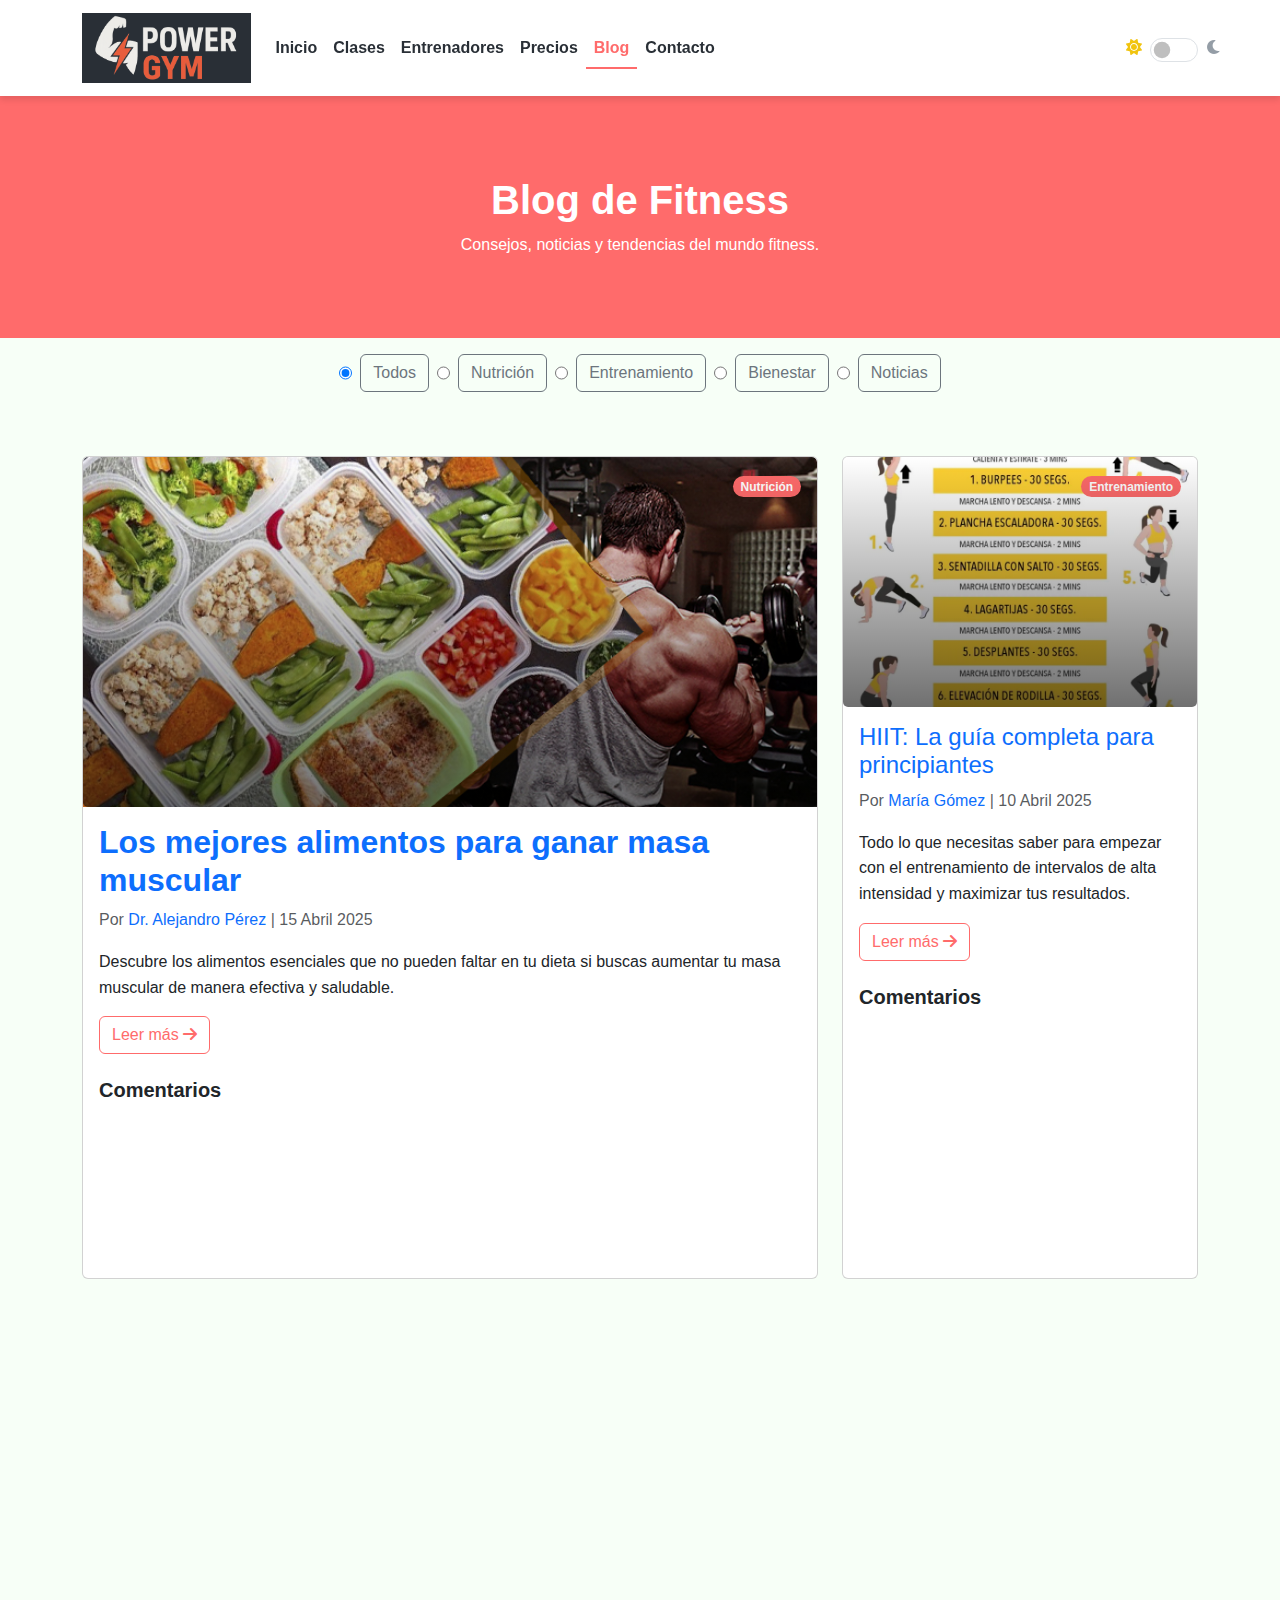
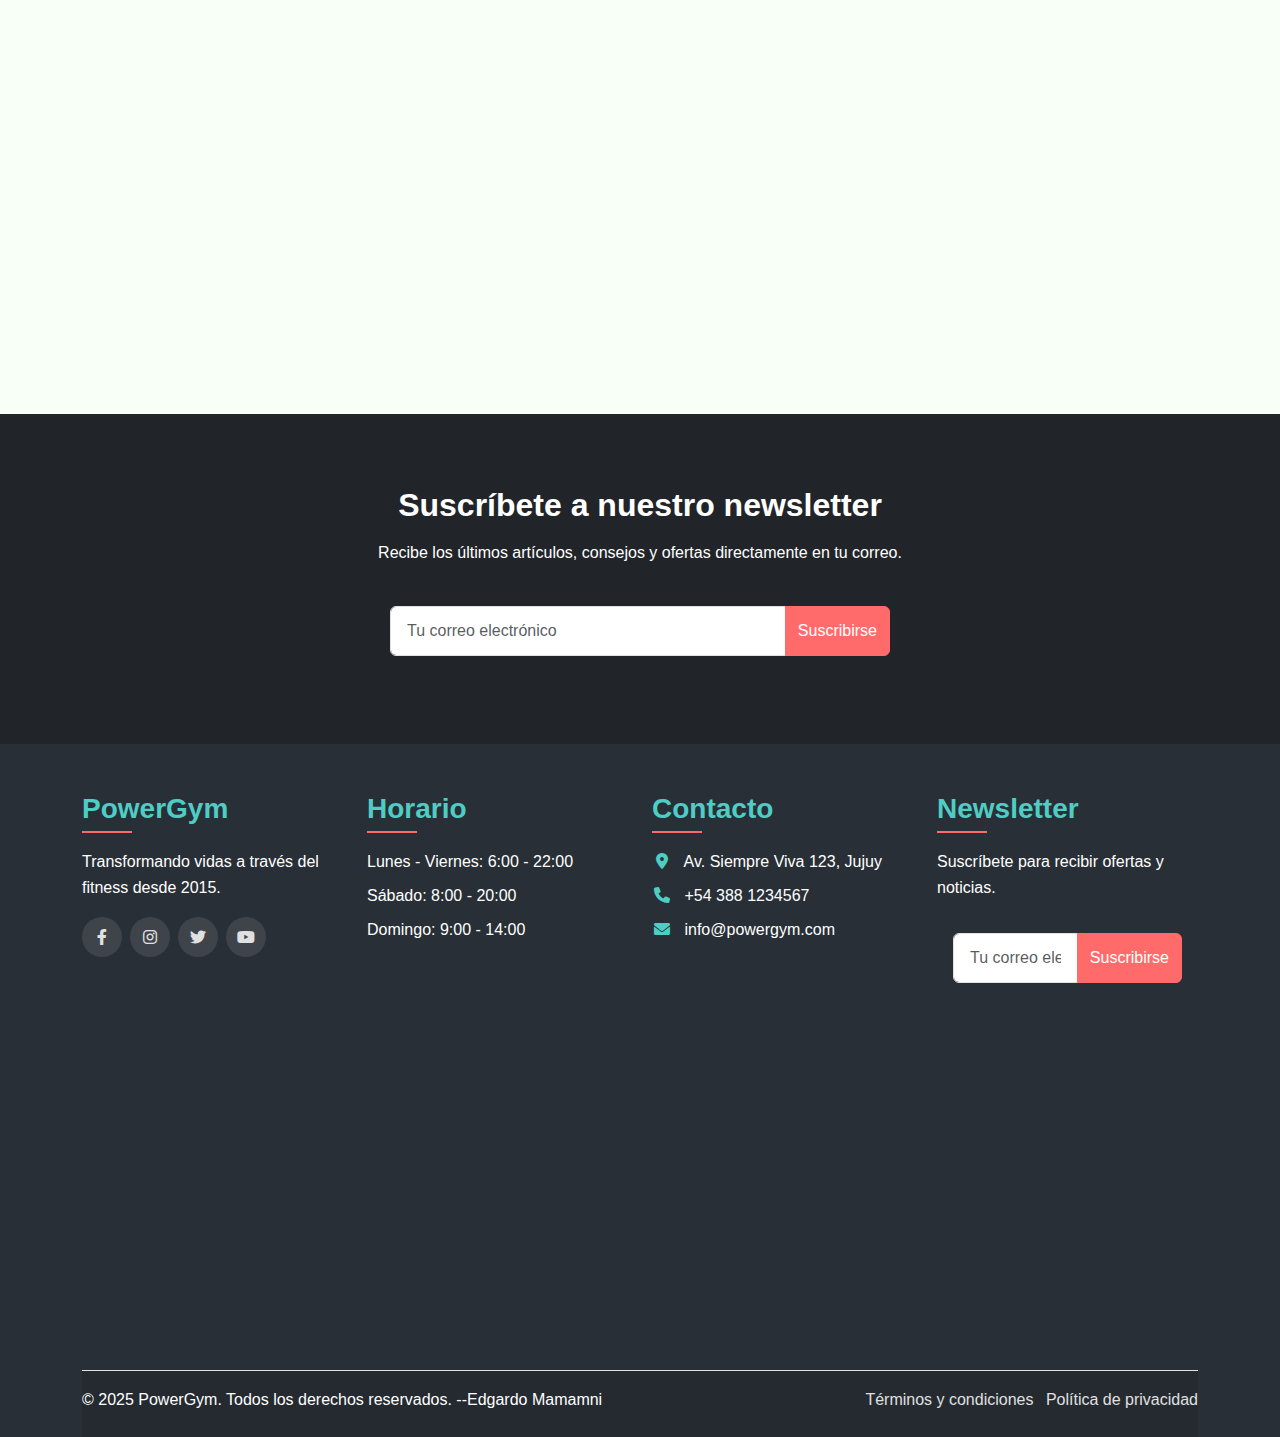
<file: blog.html>
<!DOCTYPE html>
<html lang="es">
<head>
    <meta charset="UTF-8">
    <meta name="viewport" content="width=device-width, initial-scale=1.0">
    <title>PowerGym - Blog</title>
    <link rel="icon" href="images/favico.png" type="image/png">
    <!-- Bootstrap CSS -->
    <link href="https://cdn.jsdelivr.net/npm/bootstrap@5.3.2/dist/css/bootstrap.min.css" rel="stylesheet">
    <!-- Font Awesome -->
    <link rel="stylesheet" href="https://cdnjs.cloudflare.com/ajax/libs/font-awesome/6.0.0/css/all.min.css">
    <!-- Estilos personalizados -->
    <link rel="stylesheet" href="css/animations.css">
    <link rel="stylesheet" href="css/styles-bootstrap.css">
</head>
<body>
    <!-- ======= HEADER / NAVEGACIÓN ======= -->
    <header class="header sticky-top">
        <nav class="navbar navbar-expand-lg">
            <div class="container">
                <a href="index.html" class="navbar-brand">
                    <img src="images/logo.png" alt="PowerGym Logo">
                </a>
                
                <button class="navbar-toggler" type="button" data-bs-toggle="collapse" data-bs-target="#navbarMain">
                    <span class="navbar-toggler-icon"></span>
                </button>
                
                <div class="collapse navbar-collapse" id="navbarMain">
                    <ul class="navbar-nav me-auto mb-2 mb-lg-0">
                        <li class="nav-item">
                            <a href="index.html" class="nav-link">Inicio</a>
                        </li>
                        <li class="nav-item dropdown position-static">
                            <a href="clases.html" class="nav-link dropdown-toggle" data-bs-toggle="dropdown">Clases</a>
                            <div class="dropdown-menu mega-menu w-100">
                                <div class="container">
                                    <div class="row">
                                        <div class="col-md-4">
                                            <h4>Tipos de Clases</h4>
                                            <ul class="list-unstyled">
                                                <li><a href="clases.html#musculacion" class="dropdown-item">Musculación</a></li>
                                                <li><a href="clases.html#crossfit" class="dropdown-item">CrossFit</a></li>
                                                <li><a href="clases.html#yoga" class="dropdown-item">Yoga</a></li>
                                                <li><a href="clases.html#spinning" class="dropdown-item">Spinning</a></li>
                                            </ul>
                                        </div>
                                        <div class="col-md-4">
                                            <h4>Entrenadores</h4>
                                            <ul class="list-unstyled">
                                                <li><a href="entrenadores.html" class="dropdown-item">Todos los entrenadores</a></li>
                                                <li><a href="entrenadores.html#elite-trainers" class="dropdown-item">Entrenadores Elite</a></li>
                                                <li><a href="entrenadores.html#team" class="dropdown-item">Nuestro Equipo</a></li>
                                            </ul>
                                        </div>
                                        <div class="col-md-4">
                                            <h4>Precios</h4>
                                            <ul class="list-unstyled">
                                                <li><a href="precios.html" class="dropdown-item">Planes</a></li>
                                                <li><a href="precios.html#ofertas" class="dropdown-item">Ofertas especiales</a></li>
                                            </ul>
                                        </div>
                                    </div>
                                </div>
                            </div>
                        </li>
                        <li class="nav-item">
                            <a href="entrenadores.html" class="nav-link">Entrenadores</a>
                        </li>
                        <li class="nav-item">
                            <a href="precios.html" class="nav-link">Precios</a>
                        </li>
                        <li class="nav-item">
                            <a href="blog.html" class="nav-link active">Blog</a>
                        </li>
                        <li class="nav-item">
                            <a href="contacto.html" class="nav-link">Contacto</a>
                        </li>
                    </ul>
                    
                    <div class="theme-toggle ms-3">
                        <div class="form-check form-switch position-relative">
                            <input class="form-check-input" type="checkbox" id="dark-mode-toggle">
                            <label class="form-check-label" for="dark-mode-toggle">
                                <i class="fas fa-sun theme-icon theme-icon-light"></i>
                                <i class="fas fa-moon theme-icon theme-icon-dark"></i>
                            </label>
                        </div>
                    </div>
                </div>
            </div>
        </nav>
    </header>

    <!-- ======= CONTENIDO PRINCIPAL ======= -->
    <main class="blog-page">
        <!-- ======= CABECERA DE LA PÁGINA ======= -->
        <section class="page-header">
            <div class="container">
                <h1>Blog de Fitness</h1>
                <p>Consejos, noticias y tendencias del mundo fitness.</p>
            </div>
        </section>
        
        <!-- ======= FILTROS DEL BLOG ======= -->
        <div class="blog-filters py-3">
            <div class="container">
                <div class="filter-controls d-flex justify-content-center flex-wrap gap-2">
                    <input type="radio" id="all-posts" name="blog-filter" value="all" class="blog-filter" checked>
                    <label for="all-posts" class="btn btn-outline-secondary">Todos</label>
                    
                    <input type="radio" id="nutrition" name="blog-filter" value="nutrition" class="blog-filter">
                    <label for="nutrition" class="btn btn-outline-secondary">Nutrición</label>
                    
                    <input type="radio" id="training" name="blog-filter" value="training" class="blog-filter">
                    <label for="training" class="btn btn-outline-secondary">Entrenamiento</label>
                    
                    <input type="radio" id="wellness" name="blog-filter" value="wellness" class="blog-filter">
                    <label for="wellness" class="btn btn-outline-secondary">Bienestar</label>
                    
                    <input type="radio" id="news" name="blog-filter" value="news" class="blog-filter">
                    <label for="news" class="btn btn-outline-secondary">Noticias</label>
                </div>
            </div>
        </div>
        
        <!-- ======= ARTÍCULOS DEL BLOG ======= -->
        <section class="blog-grid py-5">
            <div class="container">
                <div class="row g-4" id="blog-container">
                    <!-- ======= ARTÍCULO DESTACADO ======= -->
                    <div class="col-md-12 col-lg-8 blog-card featured nutrition">
                        <div class="card h-100 class-card">
                            <div class="card-img-top card-image position-relative">
                                <img src="images/blog1.jpg" alt="Alimentos para ganar músculo" class="w-100">
                                <div class="position-absolute top-0 end-0 m-3">
                                    <span class="badge bg-primary rounded-pill">Nutrición</span>
                                </div>
                                <div class="card-img-overlay card-overlay d-flex align-items-end">
                                    <h3 class="h5 text-white">Los mejores alimentos para ganar masa muscular</h3>
                                </div>
                            </div>
                            <div class="card-body">
                                <h2><a href="#" class="text-decoration-none">Los mejores alimentos para ganar masa muscular</a></h2>
                                <p class="meta text-muted mb-3">Por <a href="#" class="text-decoration-none">Dr. Alejandro Pérez</a> | 15 Abril 2025</p>
                                <p>Descubre los alimentos esenciales que no pueden faltar en tu dieta si buscas aumentar tu masa muscular de manera efectiva y saludable.</p>
                                <a href="#" class="btn btn-outline-primary">Leer más <i class="fas fa-arrow-right"></i></a>
                                
                                <div class="comentarios mt-4">
                                    <h5 class="mb-3">Comentarios</h5>
                                    <div class="comentario d-flex mb-3">
                                        <div class="avatar bg-secondary text-white rounded-circle d-flex align-items-center justify-content-center me-3" style="width: 40px; height: 40px;">J</div>
                                        <div class="contenido">
                                            <div class="d-flex justify-content-between">
                                                <div class="usuario fw-bold">Juan Pérez</div>
                                                <div class="fecha text-muted small">15/03/2024</div>
                                            </div>
                                            <p class="mb-0">¡Excelente artículo! Me ayudó mucho a entender los beneficios del entrenamiento funcional.</p>
                                        </div>
                                    </div>
                                    <div class="comentario d-flex">
                                        <div class="avatar bg-secondary text-white rounded-circle d-flex align-items-center justify-content-center me-3" style="width: 40px; height: 40px;">M</div>
                                        <div class="contenido">
                                            <div class="d-flex justify-content-between">
                                                <div class="usuario fw-bold">María García</div>
                                                <div class="fecha text-muted small">14/03/2024</div>
                                            </div>
                                            <p class="mb-0">Muy informativo. ¿Podrías recomendar algunos suplementos específicos?</p>
                                        </div>
                                    </div>
                                </div>
                            </div>
                        </div>
                    </div>
                    
                    <!-- ======= ARTÍCULO DE ENTRENAMIENTO ======= -->
                    <div class="col-md-6 col-lg-4 blog-card training">
                        <div class="card h-100 class-card">
                            <div class="card-img-top card-image position-relative">
                                <img src="images/blog2.webp" alt="Entrenamiento HIIT" class="w-100">
                                <div class="position-absolute top-0 end-0 m-3">
                                    <span class="badge bg-primary rounded-pill">Entrenamiento</span>
                                </div>
                                <div class="card-img-overlay card-overlay d-flex align-items-end">
                                    <h3 class="h5 text-white">HIIT: La guía completa para principiantes</h3>
                                </div>
                            </div>
                            <div class="card-body">
                                <h2 class="h4"><a href="#" class="text-decoration-none">HIIT: La guía completa para principiantes</a></h2>
                                <p class="meta text-muted mb-3">Por <a href="#" class="text-decoration-none">María Gómez</a> | 10 Abril 2025</p>
                                <p>Todo lo que necesitas saber para empezar con el entrenamiento de intervalos de alta intensidad y maximizar tus resultados.</p>
                                <a href="#" class="btn btn-outline-primary">Leer más <i class="fas fa-arrow-right"></i></a>
                                
                                <div class="comentarios mt-4">
                                    <h5 class="mb-3">Comentarios</h5>
                                    <div class="comentario d-flex">
                                        <div class="avatar bg-secondary text-white rounded-circle d-flex align-items-center justify-content-center me-3" style="width: 40px; height: 40px;">C</div>
                                        <div class="contenido">
                                            <div class="d-flex justify-content-between">
                                                <div class="usuario fw-bold">Carlos López</div>
                                                <div class="fecha text-muted small">13/03/2024</div>
                                            </div>
                                            <p class="mb-0">¿Cuál es la mejor manera de incorporar estas técnicas en una rutina semanal?</p>
                                        </div>
                                    </div>
                                </div>
                            </div>
                        </div>
                    </div>
                    
                    <!-- ======= ARTÍCULO DE BIENESTAR ======= -->
                    <div class="col-md-6 col-lg-4 blog-card wellness">
                        <div class="card h-100 class-card">
                            <div class="card-img-top card-image position-relative">
                                <img src="images/blog3.webp" alt="Meditación" class="w-100">
                                <div class="position-absolute top-0 end-0 m-3">
                                    <span class="badge bg-primary rounded-pill">Bienestar</span>
                                </div>
                                <div class="card-img-overlay card-overlay d-flex align-items-end">
                                    <h3 class="h5 text-white">Cómo la meditación puede mejorar tu rendimiento físico</h3>
                                </div>
                            </div>
                            <div class="card-body">
                                <h2 class="h4"><a href="#" class="text-decoration-none">Cómo la meditación puede mejorar tu rendimiento físico</a></h2>
                                <p class="meta text-muted mb-3">Por <a href="#" class="text-decoration-none">Ana López</a> | 5 Abril 2025</p>
                                <p>La conexión mente-cuerpo es más importante de lo que piensas. Aprende técnicas de meditación para deportistas.</p>
                                <a href="#" class="btn btn-outline-primary">Leer más <i class="fas fa-arrow-right"></i></a>
                                
                                <div class="comentarios mt-4">
                                    <h5 class="mb-3">Comentarios</h5>
                                    <div class="comentario d-flex">
                                        <div class="avatar bg-secondary text-white rounded-circle d-flex align-items-center justify-content-center me-3" style="width: 40px; height: 40px;">L</div>
                                        <div class="contenido">
                                            <div class="d-flex justify-content-between">
                                                <div class="usuario fw-bold">Laura Martínez</div>
                                                <div class="fecha text-muted small">12/03/2024</div>
                                            </div>
                                            <p class="mb-0">¿Cuánto tiempo de meditación recomiendas para empezar?</p>
                                        </div>
                                    </div>
                                </div>
                            </div>
                        </div>
                    </div>
                    
                    <!-- Más artículos... -->
                </div>
            </div>
        </section>
        
        <!-- ======= SECCIÓN DE NEWSLETTER ======= -->
        <section class="newsletter-section py-5 bg-dark text-white">
            <div class="container">
                <div class="newsletter-box p-4 rounded bg-dark bg-opacity-50">
                    <h2 class="text-center mb-3">Suscríbete a nuestro newsletter</h2>
                    <p class="text-center mb-4">Recibe los últimos artículos, consejos y ofertas directamente en tu correo.</p>
                    <form class="newsletter-form p-3 rounded" id="newsletterForm">
                        <div class="input-group mx-auto" style="max-width: 500px;">
                            <input type="email" class="form-control" placeholder="Tu correo electrónico" required>
                            <button type="submit" class="btn btn-primary">Suscribirse</button>
                        </div>
                    </form>
                </div>
            </div>
        </section>
    </main>

    <!-- ======= FOOTER ======= -->
    <footer class="footer pt-5">
        <div class="container">
            <div class="row g-4 mb-4">
                <div class="col-lg-3 col-md-6">
                    <h3>PowerGym</h3>
                    <p>Transformando vidas a través del fitness desde 2015.</p>
                    <div class="social-links d-flex gap-2">
                        <a href="#" class="social-link"><i class="fab fa-facebook-f"></i></a>
                        <a href="#" class="social-link"><i class="fab fa-instagram"></i></a>
                        <a href="#" class="social-link"><i class="fab fa-twitter"></i></a>
                        <a href="#" class="social-link"><i class="fab fa-youtube"></i></a>
                    </div>
                </div>
                <div class="col-lg-3 col-md-6">
                    <h3>Horario</h3>
                    <ul class="list-unstyled">
                        <li>Lunes - Viernes: 6:00 - 22:00</li>
                        <li>Sábado: 8:00 - 20:00</li>
                        <li>Domingo: 9:00 - 14:00</li>
                    </ul>
                </div>
                <div class="col-lg-3 col-md-6">
                    <h3>Contacto</h3>
                    <ul class="list-unstyled">
                        <li><i class="fas fa-map-marker-alt"></i> Av. Siempre Viva 123, Jujuy</li>
                        <li><i class="fas fa-phone"></i> +54 388 1234567</li>
                        <li><i class="fas fa-envelope"></i> info@powergym.com</li>
                    </ul>
                </div>
                <div class="col-lg-3 col-md-6">
                    <h3>Newsletter</h3>
                    <p>Suscríbete para recibir ofertas y noticias.</p>
                    <form class="newsletter-form p-3 rounded" id="footerNewsletterForm">
                        <div class="input-group mb-3">
                            <input type="email" class="form-control" placeholder="Tu correo electrónico" required>
                            <button type="submit" class="btn btn-primary">Suscribirse</button>
                        </div>
                    </form>
                </div>
            </div>
            <div class="map-container mb-4">
                <iframe src="https://www.google.com/maps/embed?pb=!1m18!1m12!1m3!1d3639.715203982529!2d-65.3053882849686!3d-24.18556538438115!2m3!1f0!2f0!3f0!3m2!1i1024!2i768!4f13.1!3m3!1m2!1s0x941b0f4e8bd7a62f%3A0x315150e057f6e499!2sUniversidad%20Nacional%20de%20Jujuy!5e0!3m2!1ses-419!2sar!4v1620000000000!5m2!1ses-419!2sar" width="100%" height="300" style="border:0;" allowfullscreen="" loading="lazy"></iframe>
            </div>
            <div class="footer-bottom py-3 border-top">
                <div class="row">
                    <div class="col-md-6 text-center text-md-start">
                        <p class="mb-0">&copy; 2025 PowerGym. Todos los derechos reservados. --Edgardo Mamamni</p>
                    </div>
                    <div class="col-md-6">
                        <ul class="list-inline mb-0 text-center text-md-end">
                            <li class="list-inline-item"><a href="#">Términos y condiciones</a></li>
                            <li class="list-inline-item"><a href="#">Política de privacidad</a></li>
                        </ul>
                    </div>
                </div>
            </div>
        </div>
    </footer>

    <!-- ======= COMPONENTES DE INTERACCIÓN ======= -->
    <!-- Toast Container para notificaciones -->
    <div class="toast-container position-fixed bottom-0 end-0 p-3"></div>

    <!-- ======= SCRIPTS ======= -->
    <!-- Bootstrap Bundle with Popper -->
    <script src="https://cdn.jsdelivr.net/npm/bootstrap@5.3.2/dist/js/bootstrap.bundle.min.js"></script>
    <!-- jQuery -->
    <script src="https://code.jquery.com/jquery-3.7.1.min.js"></script>
    <!-- Custom scripts -->
    <script src="js/main.js"></script>
    
    <!-- ======= SCRIPT PARA FILTROS DE BLOG ======= -->
    <script>
        $(document).ready(function() {
            // Implementación de ScrollReveal para artículos del blog
            function revealCards() {
                $('.blog-card').each(function(index) {
                    const $card = $(this);
                    const cardTop = $card.offset().top;
                    const windowHeight = $(window).height();
                    const scrollTop = $(window).scrollTop();
                    
                    if (cardTop < scrollTop + windowHeight * 0.9) {
                        setTimeout(function() {
                            $card.addClass('visible');
                        }, index * 150);
                    }
                });
            }
            
            // Ejecutar reveal inicial y en cada scroll
            revealCards();
            $(window).on('scroll', revealCards);
            
            // Filtrado de artículos del blog
            $('.blog-filter').on('change', function() {
                const filterValue = $(this).val();
                const $cards = $('.blog-card');
                
                // Restaurar opacidad
                $cards.removeClass('visible');
                
                // Filtrar según la categoría
                if (filterValue === 'all') {
                    $cards.show();
                } else {
                    $cards.hide();
                    $(`.blog-card.${filterValue}`).show();
                }
                
                // Aplicar animación con retraso
                setTimeout(function() {
                    if (filterValue === 'all') {
                        $('.blog-card').each(function(index) {
                            const $card = $(this);
                            setTimeout(function() {
                                $card.addClass('visible');
                            }, index * 150);
                        });
                    } else {
                        $(`.blog-card.${filterValue}`).each(function(index) {
                            const $card = $(this);
                            setTimeout(function() {
                                $card.addClass('visible');
                            }, index * 150);
                        });
                    }
                }, 100);
            });
            
            // Animación para comentarios
            $('.blog-card').on('mouseenter', function() {
                const $comentarios = $(this).find('.comentario');
                $comentarios.each(function(index) {
                    $(this).css({
                        'animation-delay': (index * 0.1) + 's'
                    });
                });
            });
        });
    </script>
</body>
</html>
</file>
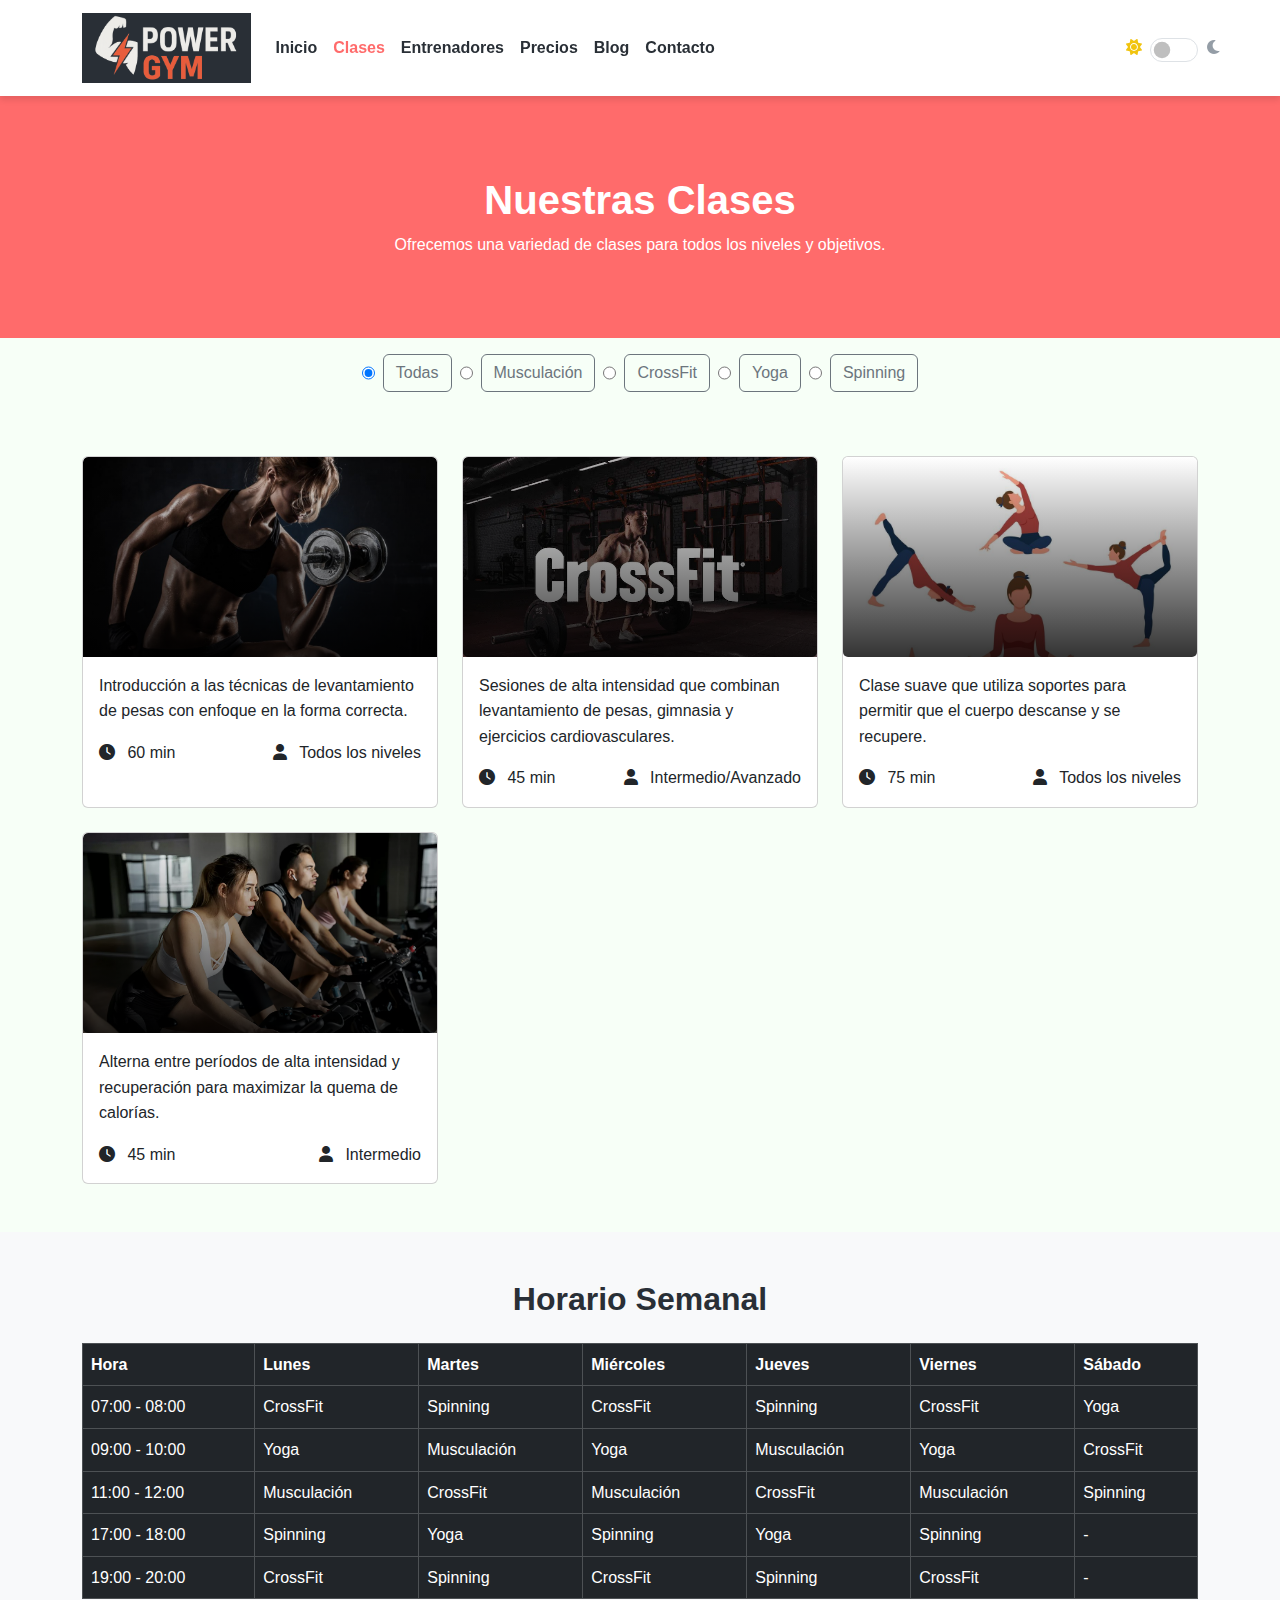
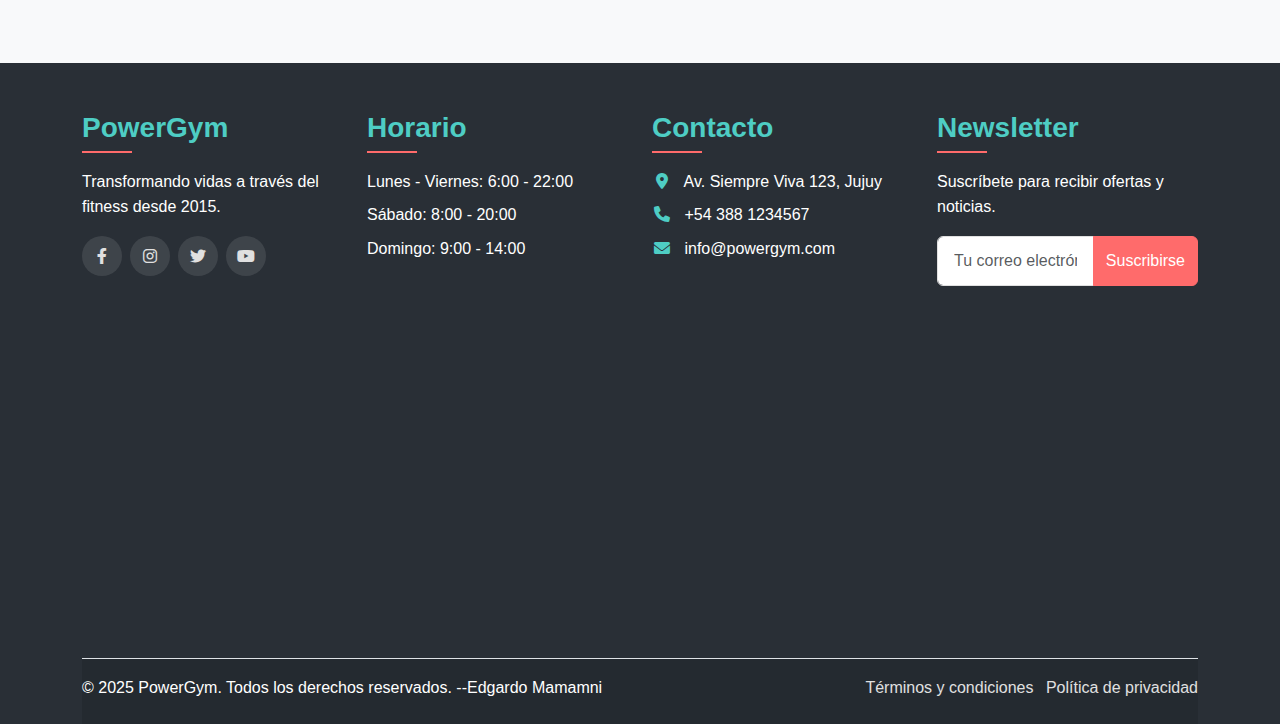
<file: clases.html>
<!DOCTYPE html>
<html lang="es">
<head>
    <meta charset="UTF-8">
    <meta name="viewport" content="width=device-width, initial-scale=1.0">
    <title>PowerGym - Clases</title>
    <link rel="icon" href="images/favico.png" type="image/png">
    <!-- Bootstrap CSS -->
    <link href="https://cdn.jsdelivr.net/npm/bootstrap@5.3.2/dist/css/bootstrap.min.css" rel="stylesheet">
    <!-- Font Awesome -->
    <link rel="stylesheet" href="https://cdnjs.cloudflare.com/ajax/libs/font-awesome/6.0.0/css/all.min.css">
    <!-- Estilos personalizados -->
    <link rel="stylesheet" href="css/animations.css">
    <link rel="stylesheet" href="css/styles-bootstrap.css">
</head>
<body>
    <header class="header sticky-top">
        <nav class="navbar navbar-expand-lg">
            <div class="container">
                <a href="index.html" class="navbar-brand">
                    <img src="images/logo.png" alt="PowerGym Logo">
                </a>
                
                <button class="navbar-toggler" type="button" data-bs-toggle="collapse" data-bs-target="#navbarMain">
                    <span class="navbar-toggler-icon"></span>
                </button>
                
                <div class="collapse navbar-collapse" id="navbarMain">
                    <ul class="navbar-nav me-auto mb-2 mb-lg-0">
                        <li class="nav-item">
                            <a href="index.html" class="nav-link">Inicio</a>
                        </li>
                        <li class="nav-item dropdown position-static">
                            <a href="clases.html" class="nav-link dropdown-toggle active" data-bs-toggle="dropdown">Clases</a>
                            <div class="dropdown-menu mega-menu w-100">
                                <div class="container">
                                    <div class="row">
                                        <div class="col-md-4">
                                            <h4>Tipos de Clases</h4>
                                            <ul class="list-unstyled">
                                                <li><a href="clases.html#musculacion" class="dropdown-item">Musculación</a></li>
                                                <li><a href="clases.html#crossfit" class="dropdown-item">CrossFit</a></li>
                                                <li><a href="clases.html#yoga" class="dropdown-item">Yoga</a></li>
                                                <li><a href="clases.html#spinning" class="dropdown-item">Spinning</a></li>
                                            </ul>
                                        </div>
                                        <div class="col-md-4">
                                            <h4>Entrenadores</h4>
                                            <ul class="list-unstyled">
                                                <li><a href="entrenadores.html" class="dropdown-item">Todos los entrenadores</a></li>
                                                <li><a href="entrenadores.html#elite-trainers" class="dropdown-item">Entrenadores Elite</a></li>
                                                <li><a href="entrenadores.html#team" class="dropdown-item">Nuestro Equipo</a></li>
                                            </ul>
                                        </div>
                                        <div class="col-md-4">
                                            <h4>Precios</h4>
                                            <ul class="list-unstyled">
                                                <li><a href="precios.html" class="dropdown-item">Planes</a></li>
                                                <li><a href="precios.html#ofertas" class="dropdown-item">Ofertas especiales</a></li>
                                            </ul>
                                        </div>
                                    </div>
                                </div>
                            </div>
                        </li>
                        <li class="nav-item">
                            <a href="entrenadores.html" class="nav-link">Entrenadores</a>
                        </li>
                        <li class="nav-item">
                            <a href="precios.html" class="nav-link">Precios</a>
                        </li>
                        <li class="nav-item">
                            <a href="blog.html" class="nav-link">Blog</a>
                        </li>
                        <li class="nav-item">
                            <a href="contacto.html" class="nav-link">Contacto</a>
                        </li>
                    </ul>
                    
                    <div class="theme-toggle ms-3">
                        <div class="form-check form-switch position-relative">
                            <input class="form-check-input" type="checkbox" id="dark-mode-toggle">
                            <label class="form-check-label" for="dark-mode-toggle">
                                <i class="fas fa-sun theme-icon theme-icon-light"></i>
                                <i class="fas fa-moon theme-icon theme-icon-dark"></i>
                            </label>
                        </div>
                    </div>
                </div>
            </div>
        </nav>
    </header>

    <main class="classes-page">
        <section class="page-header">
            <div class="container">
                <h1>Nuestras Clases</h1>
                <p>Ofrecemos una variedad de clases para todos los niveles y objetivos.</p>
            </div>
        </section>
        
        <section class="class-filters py-3">
            <div class="container">
                <div class="filter-controls d-flex justify-content-center flex-wrap gap-2">
                    <input type="radio" id="all" name="filter" value="all" class="clase-filter" checked>
                    <label for="all" class="btn btn-outline-secondary">Todas</label>
                    
                    <input type="radio" id="musculacion" name="filter" value="musculacion" class="clase-filter">
                    <label for="musculacion" class="btn btn-outline-secondary">Musculación</label>
                    
                    <input type="radio" id="crossfit" name="filter" value="crossfit" class="clase-filter">
                    <label for="crossfit" class="btn btn-outline-secondary">CrossFit</label>
                    
                    <input type="radio" id="yoga" name="filter" value="yoga" class="clase-filter">
                    <label for="yoga" class="btn btn-outline-secondary">Yoga</label>
                    
                    <input type="radio" id="spinning" name="filter" value="spinning" class="clase-filter">
                    <label for="spinning" class="btn btn-outline-secondary">Spinning</label>
                </div>
            </div>
        </section>
        
        <section class="classes-gallery py-5">
            <div class="container">
                <div class="row g-4" id="clases-container">
                    <!-- Musculación -->
                    <div class="col-md-6 col-lg-4 masonry-item musculacion">
                        <div class="card class-card h-100">
                            <div class="card-img-top card-image">
                                <img src="images/musculacion1.jpg" alt="Musculación" class="w-100">
                                <div class="card-img-overlay card-overlay d-flex align-items-end">
                                    <h3>Musculación Básica</h3>
                                </div>
                            </div>
                            <div class="card-body">
                                <p>Introducción a las técnicas de levantamiento de pesas con enfoque en la forma correcta.</p>
                                <div class="d-flex justify-content-between align-items-center mt-3">
                                    <span><i class="fas fa-clock me-2"></i> 60 min</span>
                                    <span><i class="fas fa-user me-2"></i> Todos los niveles</span>
                                </div>
                            </div>
                        </div>
                    </div>
                    
                    <!-- CrossFit -->
                    <div class="col-md-6 col-lg-4 masonry-item crossfit">
                        <div class="card class-card h-100">
                            <div class="card-img-top card-image">
                                <img src="images/crossfit2.webp" alt="CrossFit" class="w-100">
                                <div class="card-img-overlay card-overlay d-flex align-items-end">
                                    <h3>CrossFit Intenso</h3>
                                </div>
                            </div>
                            <div class="card-body">
                                <p>Sesiones de alta intensidad que combinan levantamiento de pesas, gimnasia y ejercicios cardiovasculares.</p>
                                <div class="d-flex justify-content-between align-items-center mt-3">
                                    <span><i class="fas fa-clock me-2"></i> 45 min</span>
                                    <span><i class="fas fa-user me-2"></i> Intermedio/Avanzado</span>
                                </div>
                            </div>
                        </div>
                    </div>
                    
                    <!-- Yoga -->
                    <div class="col-md-6 col-lg-4 masonry-item yoga">
                        <div class="card class-card h-100">
                            <div class="card-img-top card-image">
                                <img src="images/yoga2.jpg" alt="Yoga" class="w-100">
                                <div class="card-img-overlay card-overlay d-flex align-items-end">
                                    <h3>Yoga Restaurativo</h3>
                                </div>
                            </div>
                            <div class="card-body">
                                <p>Clase suave que utiliza soportes para permitir que el cuerpo descanse y se recupere.</p>
                                <div class="d-flex justify-content-between align-items-center mt-3">
                                    <span><i class="fas fa-clock me-2"></i> 75 min</span>
                                    <span><i class="fas fa-user me-2"></i> Todos los niveles</span>
                                </div>
                            </div>
                        </div>
                    </div>
                    
                    <!-- Spinning -->
                    <div class="col-md-6 col-lg-4 masonry-item spinning">
                        <div class="card class-card h-100">
                            <div class="card-img-top card-image">
                                <img src="images/spinning2.webp" alt="Spinning" class="w-100">
                                <div class="card-img-overlay card-overlay d-flex align-items-end">
                                    <h3>Spinning Interválico</h3>
                                </div>
                            </div>
                            <div class="card-body">
                                <p>Alterna entre períodos de alta intensidad y recuperación para maximizar la quema de calorías.</p>
                                <div class="d-flex justify-content-between align-items-center mt-3">
                                    <span><i class="fas fa-clock me-2"></i> 45 min</span>
                                    <span><i class="fas fa-user me-2"></i> Intermedio</span>
                                </div>
                            </div>
                        </div>
                    </div>
                    
                    <!-- Más clases... -->
                </div>
            </div>
        </section>
        
        <section class="schedule py-5 bg-light">
            <div class="container">
                <h2 class="text-center mb-4">Horario Semanal</h2>
                <div class="table-responsive">
                    <table class="table table-bordered table-dark">
                        <thead class="table-dark">
                            <tr>
                                <th>Hora</th>
                                <th>Lunes</th>
                                <th>Martes</th>
                                <th>Miércoles</th>
                                <th>Jueves</th>
                                <th>Viernes</th>
                                <th>Sábado</th>
                            </tr>
                        </thead>
                        <tbody>
                            <tr>
                                <td>07:00 - 08:00</td>
                                <td>CrossFit</td>
                                <td>Spinning</td>
                                <td>CrossFit</td>
                                <td>Spinning</td>
                                <td>CrossFit</td>
                                <td>Yoga</td>
                            </tr>
                            <tr>
                                <td>09:00 - 10:00</td>
                                <td>Yoga</td>
                                <td>Musculación</td>
                                <td>Yoga</td>
                                <td>Musculación</td>
                                <td>Yoga</td>
                                <td>CrossFit</td>
                            </tr>
                            <tr>
                                <td>11:00 - 12:00</td>
                                <td>Musculación</td>
                                <td>CrossFit</td>
                                <td>Musculación</td>
                                <td>CrossFit</td>
                                <td>Musculación</td>
                                <td>Spinning</td>
                            </tr>
                            <tr>
                                <td>17:00 - 18:00</td>
                                <td>Spinning</td>
                                <td>Yoga</td>
                                <td>Spinning</td>
                                <td>Yoga</td>
                                <td>Spinning</td>
                                <td>-</td>
                            </tr>
                            <tr>
                                <td>19:00 - 20:00</td>
                                <td>CrossFit</td>
                                <td>Spinning</td>
                                <td>CrossFit</td>
                                <td>Spinning</td>
                                <td>CrossFit</td>
                                <td>-</td>
                            </tr>
                        </tbody>
                    </table>
                </div>
            </div>
        </section>
    </main>

    <footer class="footer pt-5">
        <div class="container">
            <div class="row g-4 mb-4">
                <div class="col-lg-3 col-md-6">
                    <h3>PowerGym</h3>
                    <p>Transformando vidas a través del fitness desde 2015.</p>
                    <div class="social-links d-flex gap-2">
                        <a href="#" class="social-link"><i class="fab fa-facebook-f"></i></a>
                        <a href="#" class="social-link"><i class="fab fa-instagram"></i></a>
                        <a href="#" class="social-link"><i class="fab fa-twitter"></i></a>
                        <a href="#" class="social-link"><i class="fab fa-youtube"></i></a>
                    </div>
                </div>
                <div class="col-lg-3 col-md-6">
                    <h3>Horario</h3>
                    <ul class="list-unstyled">
                        <li>Lunes - Viernes: 6:00 - 22:00</li>
                        <li>Sábado: 8:00 - 20:00</li>
                        <li>Domingo: 9:00 - 14:00</li>
                    </ul>
                </div>
                <div class="col-lg-3 col-md-6">
                    <h3>Contacto</h3>
                    <ul class="list-unstyled">
                        <li><i class="fas fa-map-marker-alt"></i> Av. Siempre Viva 123, Jujuy</li>
                        <li><i class="fas fa-phone"></i> +54 388 1234567</li>
                        <li><i class="fas fa-envelope"></i> info@powergym.com</li>
                    </ul>
                </div>
                <div class="col-lg-3 col-md-6">
                    <h3>Newsletter</h3>
                    <p>Suscríbete para recibir ofertas y noticias.</p>
                    <form class="newsletter-form" id="newsletterForm">
                        <div class="input-group mb-3">
                            <input type="email" class="form-control" placeholder="Tu correo electrónico" required>
                            <button type="submit" class="btn btn-primary">Suscribirse</button>
                        </div>
                    </form>
                </div>
            </div>
            <div class="map-container mb-4">
                <iframe src="https://www.google.com/maps/embed?pb=!1m18!1m12!1m3!1d3639.715203982529!2d-65.3053882849686!3d-24.18556538438115!2m3!1f0!2f0!3f0!3m2!1i1024!2i768!4f13.1!3m3!1m2!1s0x941b0f4e8bd7a62f%3A0x315150e057f6e499!2sUniversidad%20Nacional%20de%20Jujuy!5e0!3m2!1ses-419!2sar!4v1620000000000!5m2!1ses-419!2sar" width="100%" height="300" style="border:0;" allowfullscreen="" loading="lazy"></iframe>
            </div>
            <div class="footer-bottom py-3 border-top">
                <div class="row">
                    <div class="col-md-6 text-center text-md-start">
                        <p class="mb-0">&copy; 2025 PowerGym. Todos los derechos reservados. --Edgardo Mamamni</p>
                    </div>
                    <div class="col-md-6">
                        <ul class="list-inline mb-0 text-center text-md-end">
                            <li class="list-inline-item"><a href="#">Términos y condiciones</a></li>
                            <li class="list-inline-item"><a href="#">Política de privacidad</a></li>
                        </ul>
                    </div>
                </div>
            </div>
        </div>
    </footer>

    <!-- Toast Container para notificaciones -->
    <div class="toast-container position-fixed bottom-0 end-0 p-3"></div>

    <!-- Bootstrap Bundle with Popper -->
    <script src="https://cdn.jsdelivr.net/npm/bootstrap@5.3.2/dist/js/bootstrap.bundle.min.js"></script>
    <!-- jQuery -->
    <script src="https://code.jquery.com/jquery-3.7.1.min.js"></script>
    <!-- Custom scripts -->
    <script src="js/main.js"></script>
    
    <!-- Script para filtros de clases -->
    <script>
        $(document).ready(function() {
            // Filtrado de clases
            $('.clase-filter').on('change', function() {
                const filterValue = $(this).val();
                const $items = $('.masonry-item');
                
                if (filterValue === 'all') {
                    $items.fadeIn(400);
                } else {
                    $items.hide();
                    $(`.masonry-item.${filterValue}`).fadeIn(400);
                }
                
                // Animar la aparición con efecto bounce suave
                $(`.masonry-item.${filterValue}, .masonry-item`).each(function(index) {
                    const $item = $(this);
                    setTimeout(function() {
                        if ((filterValue === 'all' || $item.hasClass(filterValue)) && $item.css('display') !== 'none') {
                            $item.css('transform', 'translateY(20px)');
                            $item.show().animate({
                                opacity: 1,
                                transform: 'translateY(0)'
                            }, {
                                duration: 400,
                                step: function(now, fx) {
                                    if (fx.prop === 'transform') {
                                        $(this).css('transform', `translateY(${now}px)`);
                                    }
                                }
                            });
                        }
                    }, index * 100);
                });
            });
            
            // Si hay un hash en la URL, activar el filtro correspondiente
            if (window.location.hash) {
                const hash = window.location.hash.substring(1);
                if ($(`#${hash}`).length) {
                    $(`#${hash}`).prop('checked', true).trigger('change');
                }
            }
        });
    </script>
</body>
</html>
</file>
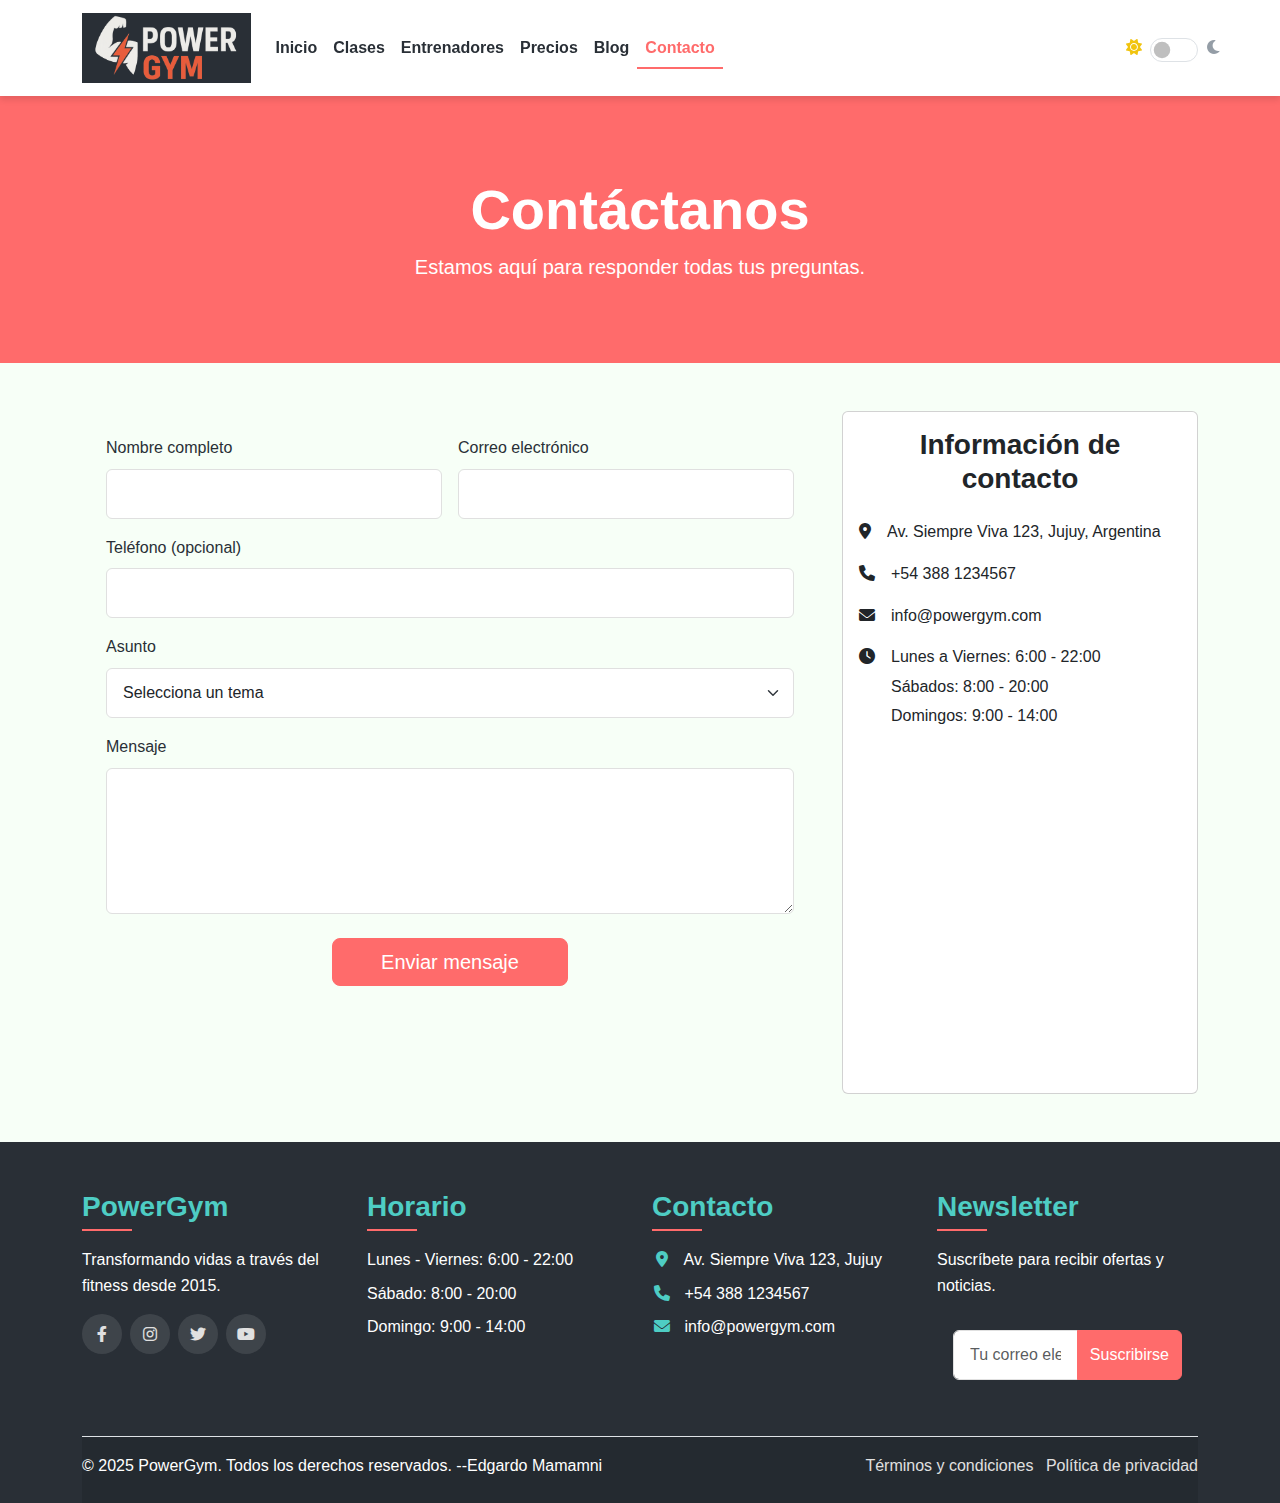
<file: contacto.html>
<!DOCTYPE html>
<html lang="es">
<head>
    <meta charset="UTF-8">
    <meta name="viewport" content="width=device-width, initial-scale=1.0">
    <title>PowerGym - Contacto</title>
    <link rel="icon" href="images/favico.png" type="image/png">
    <!-- Bootstrap CSS -->
    <link href="https://cdn.jsdelivr.net/npm/bootstrap@5.3.2/dist/css/bootstrap.min.css" rel="stylesheet">
    <!-- Font Awesome -->
    <link rel="stylesheet" href="https://cdnjs.cloudflare.com/ajax/libs/font-awesome/6.0.0/css/all.min.css">
    <!-- Estilos personalizados -->
    <link rel="stylesheet" href="css/animations.css">
    <link rel="stylesheet" href="css/styles-bootstrap.css">
</head>
<body>
    <!-- ======= HEADER / NAVEGACIÓN ======= -->
    <header class="header sticky-top">
        <nav class="navbar navbar-expand-lg">
            <div class="container">
                <a href="index.html" class="navbar-brand">
                    <img src="images/logo.png" alt="PowerGym Logo">
                </a>
                
                <button class="navbar-toggler" type="button" data-bs-toggle="collapse" data-bs-target="#navbarMain">
                    <span class="navbar-toggler-icon"></span>
                </button>
                
                <div class="collapse navbar-collapse" id="navbarMain">
                    <ul class="navbar-nav me-auto mb-2 mb-lg-0">
                        <li class="nav-item">
                            <a href="index.html" class="nav-link">Inicio</a>
                        </li>
                        <li class="nav-item dropdown position-static">
                            <a href="clases.html" class="nav-link dropdown-toggle" data-bs-toggle="dropdown">Clases</a>
                            <div class="dropdown-menu mega-menu w-100">
                                <div class="container">
                                    <div class="row">
                                        <div class="col-md-4">
                                            <h4>Tipos de Clases</h4>
                                            <ul class="list-unstyled">
                                                <li><a href="clases.html#musculacion" class="dropdown-item">Musculación</a></li>
                                                <li><a href="clases.html#crossfit" class="dropdown-item">CrossFit</a></li>
                                                <li><a href="clases.html#yoga" class="dropdown-item">Yoga</a></li>
                                                <li><a href="clases.html#spinning" class="dropdown-item">Spinning</a></li>
                                            </ul>
                                        </div>
                                        <div class="col-md-4">
                                            <h4>Entrenadores</h4>
                                            <ul class="list-unstyled">
                                                <li><a href="entrenadores.html" class="dropdown-item">Todos los entrenadores</a></li>
                                                <li><a href="entrenadores.html#elite-trainers" class="dropdown-item">Entrenadores Elite</a></li>
                                                <li><a href="entrenadores.html#team" class="dropdown-item">Nuestro Equipo</a></li>
                                            </ul>
                                        </div>
                                        <div class="col-md-4">
                                            <h4>Precios</h4>
                                            <ul class="list-unstyled">
                                                <li><a href="precios.html" class="dropdown-item">Planes</a></li>
                                                <li><a href="precios.html#ofertas" class="dropdown-item">Ofertas especiales</a></li>
                                            </ul>
                                        </div>
                                    </div>
                                </div>
                            </div>
                        </li>
                        <li class="nav-item">
                            <a href="entrenadores.html" class="nav-link">Entrenadores</a>
                        </li>
                        <li class="nav-item">
                            <a href="precios.html" class="nav-link">Precios</a>
                        </li>
                        <li class="nav-item">
                            <a href="blog.html" class="nav-link">Blog</a>
                        </li>
                        <li class="nav-item">
                            <a href="contacto.html" class="nav-link active">Contacto</a>
                        </li>
                    </ul>
                    
                    <div class="theme-toggle ms-3">
                        <div class="form-check form-switch position-relative">
                            <input class="form-check-input" type="checkbox" id="dark-mode-toggle">
                            <label class="form-check-label" for="dark-mode-toggle">
                                <i class="fas fa-sun theme-icon theme-icon-light"></i>
                                <i class="fas fa-moon theme-icon theme-icon-dark"></i>
                            </label>
                        </div>
                    </div>
                </div>
            </div>
        </nav>
    </header>

    <!-- ======= CONTENIDO PRINCIPAL ======= -->
    <main class="contact-page">
        <!-- ======= CABECERA DE LA PÁGINA ======= -->
        <section class="py-5 bg-primary text-white text-center">
            <div class="container py-5">
                <h1 class="display-4 fw-bold">Contáctanos</h1>
                <p class="lead">Estamos aquí para responder todas tus preguntas.</p>
            </div>
        </section>
        
        <!-- ======= FORMULARIO DE CONTACTO ======= -->
        <section class="contact-form-section py-5">
            <div class="container">
                <div class="row g-4">
                    <div class="col-lg-8">
                        <form id="contactForm" class="contact-form needs-validation p-4 rounded" novalidate>
                            <div class="row g-3">
                                <div class="col-md-6">
                                    <div class="mb-3">
                                        <label for="name" class="form-label">Nombre completo</label>
                                        <input type="text" class="form-control" id="name" name="name" required>
                                        <div class="invalid-feedback">Por favor ingresa tu nombre.</div>
                                    </div>
                                </div>
                                <div class="col-md-6">
                                    <div class="mb-3">
                                        <label for="email" class="form-label">Correo electrónico</label>
                                        <input type="email" class="form-control" id="email" name="email" required>
                                        <div class="invalid-feedback">Por favor ingresa un correo válido.</div>
                                    </div>
                                </div>
                            </div>
                            
                            <div class="mb-3">
                                <label for="phone" class="form-label">Teléfono (opcional)</label>
                                <input type="tel" class="form-control" id="phone" name="phone">
                            </div>
                            
                            <div class="mb-3">
                                <label for="subject" class="form-label">Asunto</label>
                                <select class="form-select" id="subject" name="subject" required>
                                    <option value="">Selecciona un tema</option>
                                    <option value="membership">Membresías</option>
                                    <option value="classes">Clases</option>
                                    <option value="trainers">Entrenadores</option>
                                    <option value="other">Otro</option>
                                </select>
                                <div class="invalid-feedback">Por favor selecciona un tema.</div>
                            </div>
                            
                            <div class="mb-4">
                                <label for="message" class="form-label">Mensaje</label>
                                <textarea class="form-control" id="message" name="message" rows="5" required></textarea>
                                <div class="invalid-feedback">Por favor ingresa tu mensaje.</div>
                            </div>
                            
                            <div class="mb-3 text-center">
                                <button type="submit" class="btn btn-primary btn-lg px-5">
                                    Enviar mensaje
                                </button>
                            </div>
                        </form>
                    </div>
                    
                    <!-- ======= INFORMACIÓN DE CONTACTO ======= -->
                    <div class="col-lg-4">
                        <div class="card contact-info h-100">
                            <div class="card-body">
                                <h3 class="card-title text-center mb-4">Información de contacto</h3>
                                <div class="info-item d-flex mb-3">
                                    <i class="fas fa-map-marker-alt mt-1 me-3"></i>
                                    <p class="mb-0">Av. Siempre Viva 123, Jujuy, Argentina</p>
                                </div>
                                <div class="info-item d-flex mb-3">
                                    <i class="fas fa-phone mt-1 me-3"></i>
                                    <p class="mb-0">+54 388 1234567</p>
                                </div>
                                <div class="info-item d-flex mb-3">
                                    <i class="fas fa-envelope mt-1 me-3"></i>
                                    <p class="mb-0">info@powergym.com</p>
                                </div>
                                <div class="info-item d-flex mb-3">
                                    <i class="fas fa-clock mt-1 me-3"></i>
                                    <div>
                                        <p class="mb-1">Lunes a Viernes: 6:00 - 22:00</p>
                                        <p class="mb-1">Sábados: 8:00 - 20:00</p>
                                        <p class="mb-0">Domingos: 9:00 - 14:00</p>
                                    </div>
                                </div>
                                <div class="map-container mb-4">
                                    <iframe src="https://www.google.com/maps/embed?pb=!1m18!1m12!1m3!1d3639.715203982529!2d-65.3053882849686!3d-24.18556538438115!2m3!1f0!2f0!3f0!3m2!1i1024!2i768!4f13.1!3m3!1m2!1s0x941b0f4e8bd7a62f%3A0x315150e057f6e499!2sUniversidad%20Nacional%20de%20Jujuy!5e0!3m2!1ses-419!2sar!4v1620000000000!5m2!1ses-419!2sar" width="100%" height="300" style="border:0;" allowfullscreen="" loading="lazy"></iframe>
                                </div>
                            </div>
                        </div>
                    </div>
                </div>
            </div>
        </section>
    </main>

    <!-- ======= FOOTER ======= -->
    <footer class="footer pt-5">
        <div class="container">
            <div class="row g-4 mb-4">
                <div class="col-lg-3 col-md-6">
                    <h3>PowerGym</h3>
                    <p>Transformando vidas a través del fitness desde 2015.</p>
                    <div class="social-links d-flex gap-2">
                        <a href="#" class="social-link"><i class="fab fa-facebook-f"></i></a>
                        <a href="#" class="social-link"><i class="fab fa-instagram"></i></a>
                        <a href="#" class="social-link"><i class="fab fa-twitter"></i></a>
                        <a href="#" class="social-link"><i class="fab fa-youtube"></i></a>
                    </div>
                </div>
                <div class="col-lg-3 col-md-6">
                    <h3>Horario</h3>
                    <ul class="list-unstyled">
                        <li>Lunes - Viernes: 6:00 - 22:00</li>
                        <li>Sábado: 8:00 - 20:00</li>
                        <li>Domingo: 9:00 - 14:00</li>
                    </ul>
                </div>
                <div class="col-lg-3 col-md-6">
                    <h3>Contacto</h3>
                    <ul class="list-unstyled">
                        <li><i class="fas fa-map-marker-alt"></i> Av. Siempre Viva 123, Jujuy</li>
                        <li><i class="fas fa-phone"></i> +54 388 1234567</li>
                        <li><i class="fas fa-envelope"></i> info@powergym.com</li>
                    </ul>
                </div>
                <div class="col-lg-3 col-md-6">
                    <h3>Newsletter</h3>
                    <p>Suscríbete para recibir ofertas y noticias.</p>
                    <form class="newsletter-form p-3 rounded" id="newsletterForm">
                        <div class="input-group mb-3">
                            <input type="email" class="form-control" placeholder="Tu correo electrónico" required>
                            <button type="submit" class="btn btn-primary">Suscribirse</button>
                        </div>
                    </form>
                </div>
            </div>
            <div class="footer-bottom py-3 border-top">
                <div class="row">
                    <div class="col-md-6 text-center text-md-start">
                        <p class="mb-0">&copy; 2025 PowerGym. Todos los derechos reservados. --Edgardo Mamamni</p>
                    </div>
                    <div class="col-md-6">
                        <ul class="list-inline mb-0 text-center text-md-end">
                            <li class="list-inline-item"><a href="#">Términos y condiciones</a></li>
                            <li class="list-inline-item"><a href="#">Política de privacidad</a></li>
                        </ul>
                    </div>
                </div>
            </div>
        </div>
    </footer>

    <!-- ======= COMPONENTES DE INTERACCIÓN ======= -->
    <!-- Toast Container para notificaciones -->
    <div class="toast-container position-fixed bottom-0 end-0 p-3"></div>

    <!-- ======= MODAL DE CONFIRMACIÓN ======= -->
    <div class="modal fade" id="confirmationModal" tabindex="-1" aria-hidden="true">
        <div class="modal-dialog">
            <div class="modal-content">
                <div class="modal-header">
                    <h5 class="modal-title">¡Mensaje enviado!</h5>
                    <button type="button" class="btn-close" data-bs-dismiss="modal" aria-label="Close"></button>
                </div>
                <div class="modal-body text-center">
                    <i class="fas fa-check-circle text-success fa-4x mb-3"></i>
                    <p>Gracias por contactarnos. Te responderemos a la brevedad.</p>
                </div>
                <div class="modal-footer">
                    <button type="button" class="btn btn-primary" data-bs-dismiss="modal">Cerrar</button>
                </div>
            </div>
        </div>
    </div>

    <!-- ======= SCRIPTS ======= -->
    <!-- Bootstrap Bundle with Popper -->
    <script src="https://cdn.jsdelivr.net/npm/bootstrap@5.3.2/dist/js/bootstrap.bundle.min.js"></script>
    <!-- jQuery -->
    <script src="https://code.jquery.com/jquery-3.7.1.min.js"></script>
    <!-- Custom scripts -->
    <script src="js/main.js"></script>
</body>
</html>
</file>
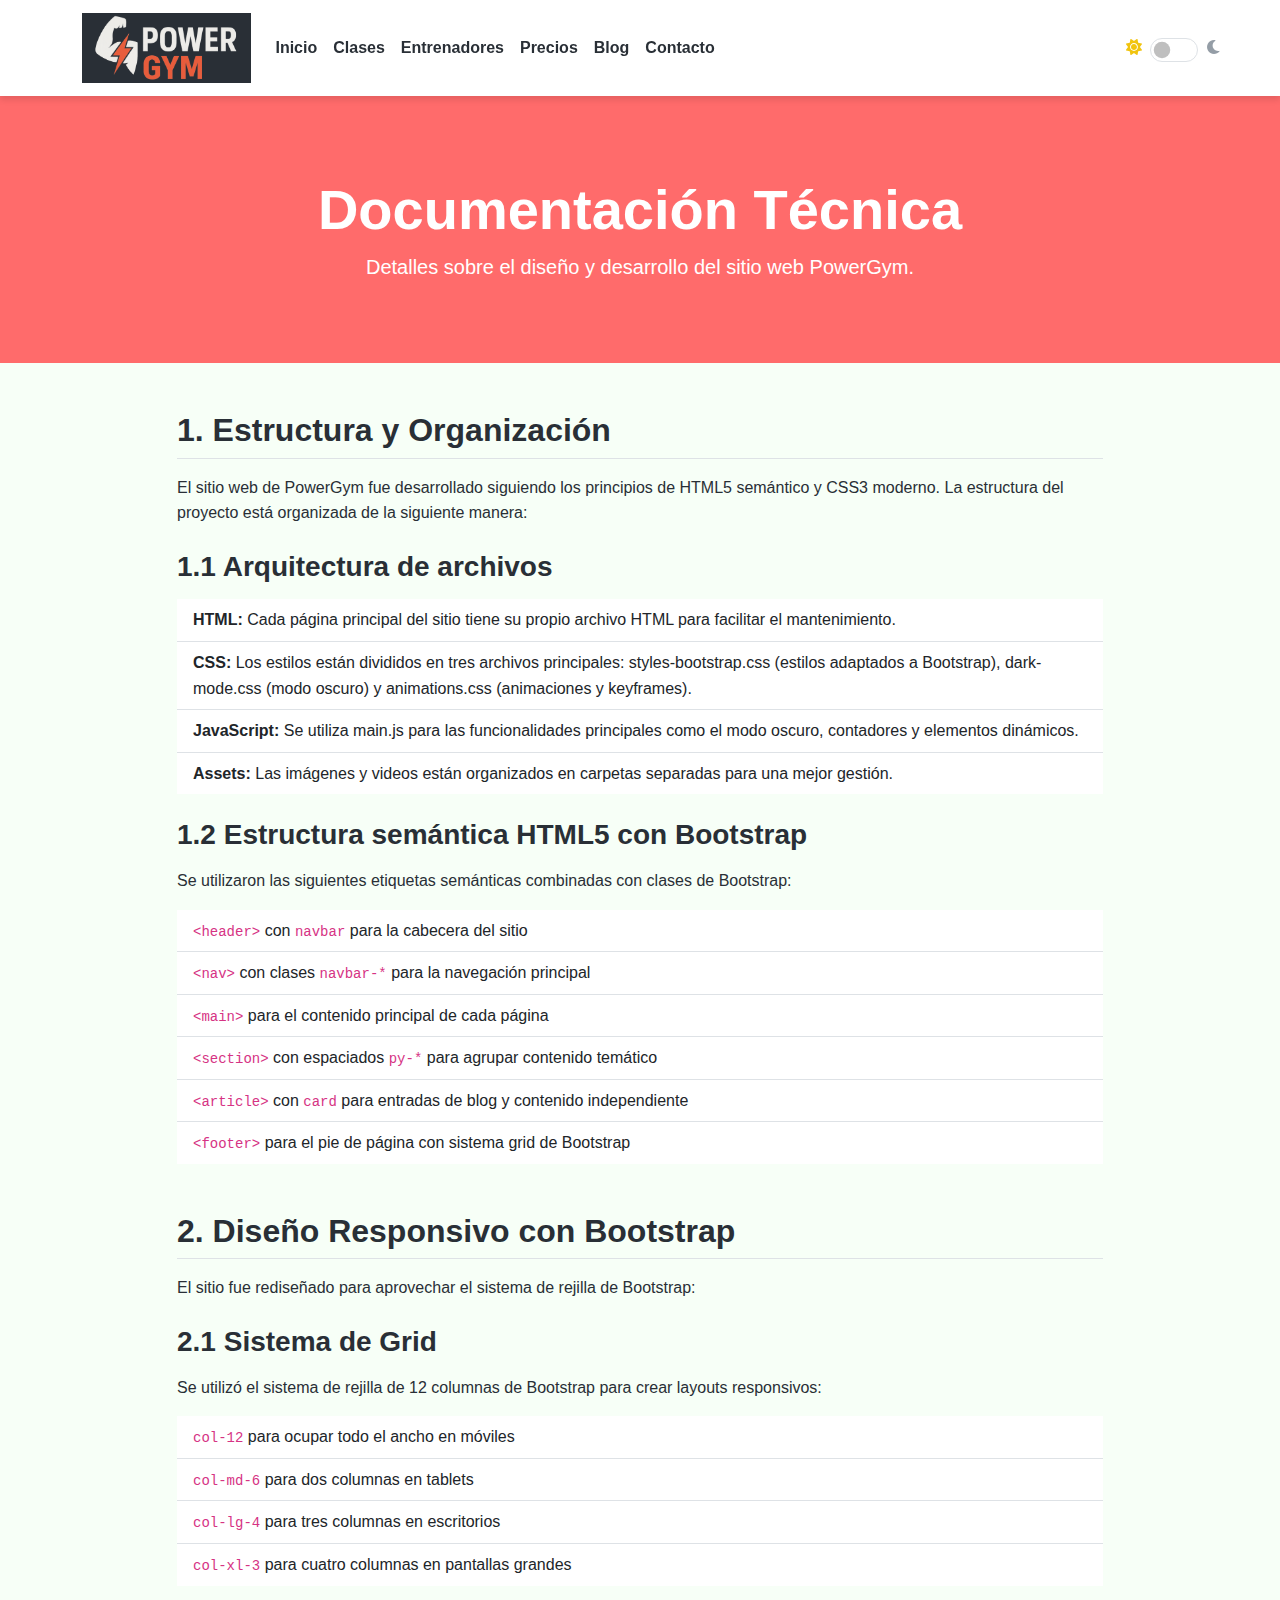
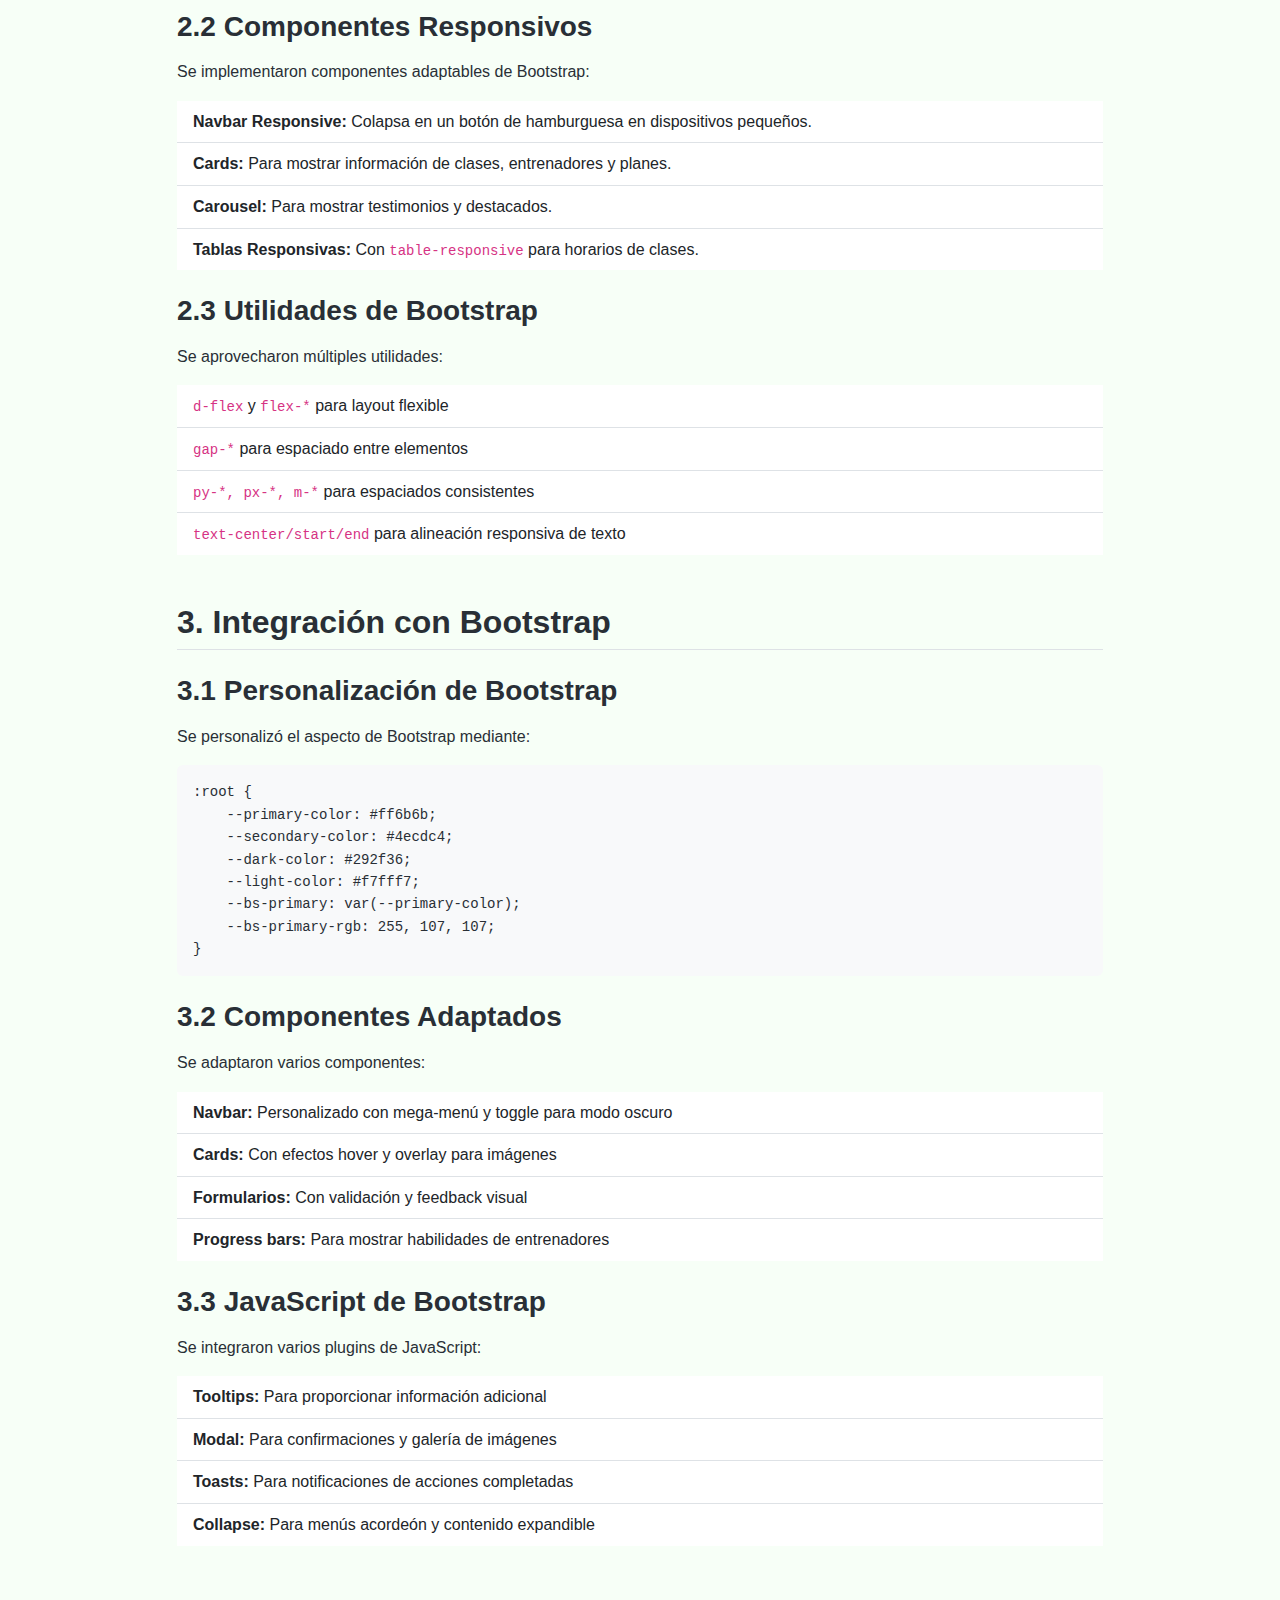
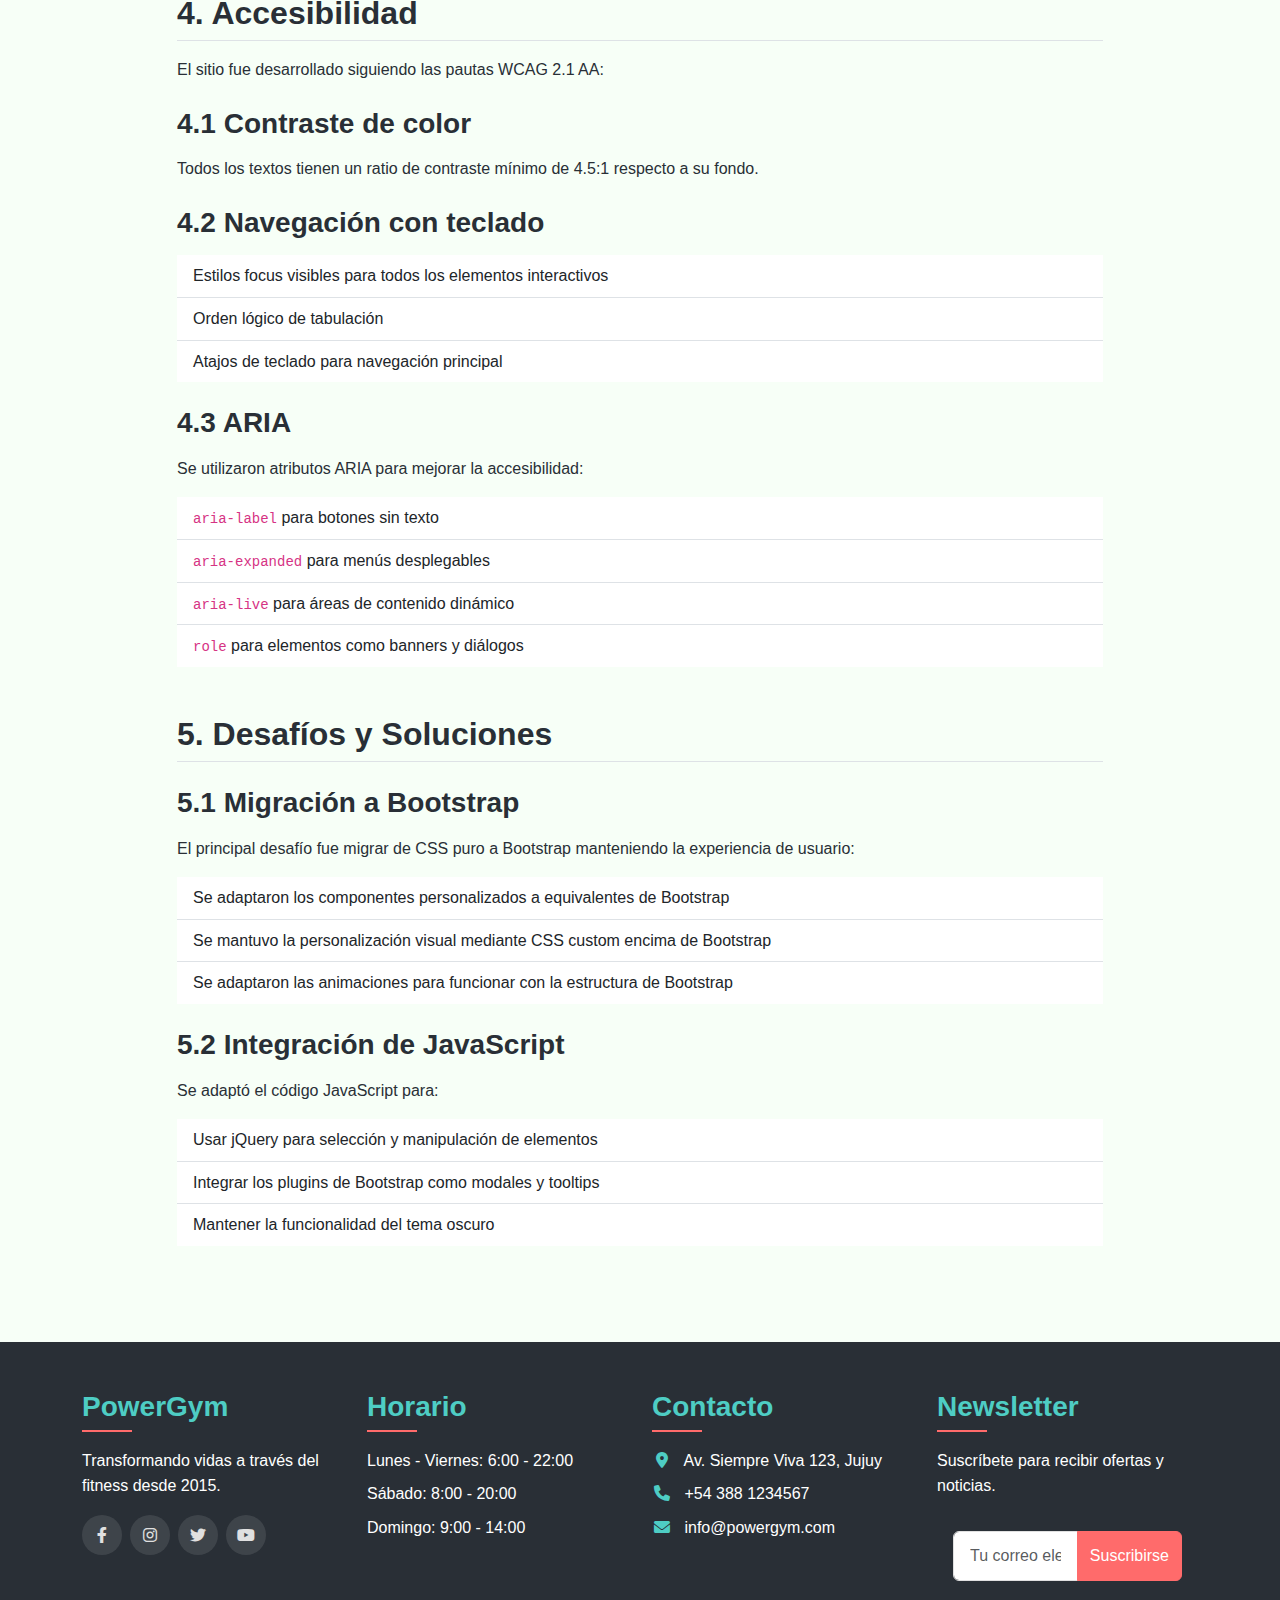
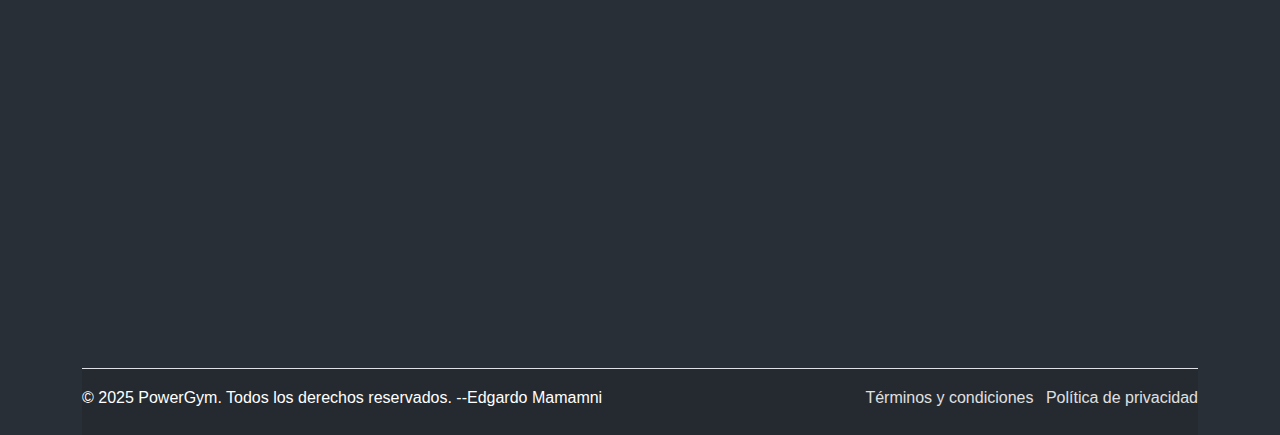
<file: documentacion.html>
<!DOCTYPE html>
<html lang="es">
<head>
    <meta charset="UTF-8">
    <meta name="viewport" content="width=device-width, initial-scale=1.0">
    <title>PowerGym - Documentación Técnica</title>
    <link rel="icon" href="images/favico.png" type="image/png">
    <!-- Bootstrap CSS -->
    <link href="https://cdn.jsdelivr.net/npm/bootstrap@5.3.2/dist/css/bootstrap.min.css" rel="stylesheet">
    <!-- Font Awesome -->
    <link rel="stylesheet" href="https://cdnjs.cloudflare.com/ajax/libs/font-awesome/6.0.0/css/all.min.css">
    <!-- Estilos personalizados -->
    <link rel="stylesheet" href="css/animations.css">
    <link rel="stylesheet" href="css/styles-bootstrap.css">
</head>
<body>
    <header class="header sticky-top">
        <nav class="navbar navbar-expand-lg">
            <div class="container">
                <a href="index.html" class="navbar-brand">
                    <img src="images/logo.png" alt="PowerGym Logo">
                </a>
                
                <button class="navbar-toggler" type="button" data-bs-toggle="collapse" data-bs-target="#navbarMain">
                    <span class="navbar-toggler-icon"></span>
                </button>
                
                <div class="collapse navbar-collapse" id="navbarMain">
                    <ul class="navbar-nav me-auto mb-2 mb-lg-0">
                        <li class="nav-item">
                            <a href="index.html" class="nav-link">Inicio</a>
                        </li>
                        <li class="nav-item dropdown position-static">
                            <a href="clases.html" class="nav-link dropdown-toggle" data-bs-toggle="dropdown">Clases</a>
                            <div class="dropdown-menu mega-menu w-100">
                                <div class="container">
                                    <div class="row">
                                        <div class="col-md-4">
                                            <h4>Tipos de Clases</h4>
                                            <ul class="list-unstyled">
                                                <li><a href="clases.html#musculacion" class="dropdown-item">Musculación</a></li>
                                                <li><a href="clases.html#crossfit" class="dropdown-item">CrossFit</a></li>
                                                <li><a href="clases.html#yoga" class="dropdown-item">Yoga</a></li>
                                                <li><a href="clases.html#spinning" class="dropdown-item">Spinning</a></li>
                                            </ul>
                                        </div>
                                        <div class="col-md-4">
                                            <h4>Entrenadores</h4>
                                            <ul class="list-unstyled">
                                                <li><a href="entrenadores.html" class="dropdown-item">Todos los entrenadores</a></li>
                                                <li><a href="entrenadores.html#elite-trainers" class="dropdown-item">Entrenadores Elite</a></li>
                                                <li><a href="entrenadores.html#team" class="dropdown-item">Nuestro Equipo</a></li>
                                            </ul>
                                        </div>
                                        <div class="col-md-4">
                                            <h4>Precios</h4>
                                            <ul class="list-unstyled">
                                                <li><a href="precios.html" class="dropdown-item">Planes</a></li>
                                                <li><a href="precios.html#ofertas" class="dropdown-item">Ofertas especiales</a></li>
                                            </ul>
                                        </div>
                                    </div>
                                </div>
                            </div>
                        </li>
                        <li class="nav-item">
                            <a href="entrenadores.html" class="nav-link">Entrenadores</a>
                        </li>
                        <li class="nav-item">
                            <a href="precios.html" class="nav-link">Precios</a>
                        </li>
                        <li class="nav-item">
                            <a href="blog.html" class="nav-link">Blog</a>
                        </li>
                        <li class="nav-item">
                            <a href="contacto.html" class="nav-link">Contacto</a>
                        </li>
                    </ul>
                    
                    <div class="theme-toggle ms-3">
                        <div class="form-check form-switch position-relative">
                            <input class="form-check-input" type="checkbox" id="dark-mode-toggle">
                            <label class="form-check-label" for="dark-mode-toggle">
                                <i class="fas fa-sun theme-icon theme-icon-light"></i>
                                <i class="fas fa-moon theme-icon theme-icon-dark"></i>
                            </label>
                        </div>
                    </div>
                </div>
            </div>
        </nav>
    </header>
    
    <main class="documentation-page">
        <section class="py-5 bg-primary text-white text-center">
            <div class="container py-5">
                <h1 class="display-4 fw-bold">Documentación Técnica</h1>
                <p class="lead">Detalles sobre el diseño y desarrollo del sitio web PowerGym.</p>
            </div>
        </section>
        
        <section class="documentation-content py-5">
            <div class="container">
                <div class="row">
                    <div class="col-lg-10 mx-auto">
                        <article class="doc-section mb-5">
                            <h2 class="border-bottom pb-2 mb-3">1. Estructura y Organización</h2>
                            <p>El sitio web de PowerGym fue desarrollado siguiendo los principios de HTML5 semántico y CSS3 moderno. La estructura del proyecto está organizada de la siguiente manera:</p>
                            
                            <h3 class="mt-4 mb-3">1.1 Arquitectura de archivos</h3>
                            <ul class="list-group list-group-flush mb-4">
                                <li class="list-group-item"><strong>HTML:</strong> Cada página principal del sitio tiene su propio archivo HTML para facilitar el mantenimiento.</li>
                                <li class="list-group-item"><strong>CSS:</strong> Los estilos están divididos en tres archivos principales: styles-bootstrap.css (estilos adaptados a Bootstrap), dark-mode.css (modo oscuro) y animations.css (animaciones y keyframes).</li>
                                <li class="list-group-item"><strong>JavaScript:</strong> Se utiliza main.js para las funcionalidades principales como el modo oscuro, contadores y elementos dinámicos.</li>
                                <li class="list-group-item"><strong>Assets:</strong> Las imágenes y videos están organizados en carpetas separadas para una mejor gestión.</li>
                            </ul>
                            
                            <h3 class="mt-4 mb-3">1.2 Estructura semántica HTML5 con Bootstrap</h3>
                            <p>Se utilizaron las siguientes etiquetas semánticas combinadas con clases de Bootstrap:</p>
                            <ul class="list-group list-group-flush mb-4">
                                <li class="list-group-item"><code>&lt;header&gt;</code> con <code>navbar</code> para la cabecera del sitio</li>
                                <li class="list-group-item"><code>&lt;nav&gt;</code> con clases <code>navbar-*</code> para la navegación principal</li>
                                <li class="list-group-item"><code>&lt;main&gt;</code> para el contenido principal de cada página</li>
                                <li class="list-group-item"><code>&lt;section&gt;</code> con espaciados <code>py-*</code> para agrupar contenido temático</li>
                                <li class="list-group-item"><code>&lt;article&gt;</code> con <code>card</code> para entradas de blog y contenido independiente</li>
                                <li class="list-group-item"><code>&lt;footer&gt;</code> para el pie de página con sistema grid de Bootstrap</li>
                            </ul>
                        </article>
                        
                        <article class="doc-section mb-5">
                            <h2 class="border-bottom pb-2 mb-3">2. Diseño Responsivo con Bootstrap</h2>
                            <p>El sitio fue rediseñado para aprovechar el sistema de rejilla de Bootstrap:</p>
                            
                            <h3 class="mt-4 mb-3">2.1 Sistema de Grid</h3>
                            <p>Se utilizó el sistema de rejilla de 12 columnas de Bootstrap para crear layouts responsivos:</p>
                            <ul class="list-group list-group-flush mb-4">
                                <li class="list-group-item"><code>col-12</code> para ocupar todo el ancho en móviles</li>
                                <li class="list-group-item"><code>col-md-6</code> para dos columnas en tablets</li>
                                <li class="list-group-item"><code>col-lg-4</code> para tres columnas en escritorios</li>
                                <li class="list-group-item"><code>col-xl-3</code> para cuatro columnas en pantallas grandes</li>
                            </ul>
                            
                            <h3 class="mt-4 mb-3">2.2 Componentes Responsivos</h3>
                            <p>Se implementaron componentes adaptables de Bootstrap:</p>
                            <ul class="list-group list-group-flush mb-4">
                                <li class="list-group-item"><strong>Navbar Responsive:</strong> Colapsa en un botón de hamburguesa en dispositivos pequeños.</li>
                                <li class="list-group-item"><strong>Cards:</strong> Para mostrar información de clases, entrenadores y planes.</li>
                                <li class="list-group-item"><strong>Carousel:</strong> Para mostrar testimonios y destacados.</li>
                                <li class="list-group-item"><strong>Tablas Responsivas:</strong> Con <code>table-responsive</code> para horarios de clases.</li>
                            </ul>
                            
                            <h3 class="mt-4 mb-3">2.3 Utilidades de Bootstrap</h3>
                            <p>Se aprovecharon múltiples utilidades:</p>
                            <ul class="list-group list-group-flush mb-4">
                                <li class="list-group-item"><code>d-flex</code> y <code>flex-*</code> para layout flexible</li>
                                <li class="list-group-item"><code>gap-*</code> para espaciado entre elementos</li>
                                <li class="list-group-item"><code>py-*, px-*, m-*</code> para espaciados consistentes</li>
                                <li class="list-group-item"><code>text-center/start/end</code> para alineación responsiva de texto</li>
                            </ul>
                        </article>
                        
                        <article class="doc-section mb-5">
                            <h2 class="border-bottom pb-2 mb-3">3. Integración con Bootstrap</h2>
                            
                            <h3 class="mt-4 mb-3">3.1 Personalización de Bootstrap</h3>
                            <p>Se personalizó el aspecto de Bootstrap mediante:</p>
                            <div class="bg-light p-3 mb-3 rounded">
                                <pre class="mb-0"><code>:root {
    --primary-color: #ff6b6b;
    --secondary-color: #4ecdc4;
    --dark-color: #292f36;
    --light-color: #f7fff7;
    --bs-primary: var(--primary-color);
    --bs-primary-rgb: 255, 107, 107;
}</code></pre>
                            </div>
                            
                            <h3 class="mt-4 mb-3">3.2 Componentes Adaptados</h3>
                            <p>Se adaptaron varios componentes:</p>
                            <ul class="list-group list-group-flush mb-4">
                                <li class="list-group-item"><strong>Navbar:</strong> Personalizado con mega-menú y toggle para modo oscuro</li>
                                <li class="list-group-item"><strong>Cards:</strong> Con efectos hover y overlay para imágenes</li>
                                <li class="list-group-item"><strong>Formularios:</strong> Con validación y feedback visual</li>
                                <li class="list-group-item"><strong>Progress bars:</strong> Para mostrar habilidades de entrenadores</li>
                            </ul>
                            
                            <h3 class="mt-4 mb-3">3.3 JavaScript de Bootstrap</h3>
                            <p>Se integraron varios plugins de JavaScript:</p>
                            <ul class="list-group list-group-flush mb-4">
                                <li class="list-group-item"><strong>Tooltips:</strong> Para proporcionar información adicional</li>
                                <li class="list-group-item"><strong>Modal:</strong> Para confirmaciones y galería de imágenes</li>
                                <li class="list-group-item"><strong>Toasts:</strong> Para notificaciones de acciones completadas</li>
                                <li class="list-group-item"><strong>Collapse:</strong> Para menús acordeón y contenido expandible</li>
                            </ul>
                        </article>
                        
                        <article class="doc-section mb-5">
                            <h2 class="border-bottom pb-2 mb-3">4. Accesibilidad</h2>
                            <p>El sitio fue desarrollado siguiendo las pautas WCAG 2.1 AA:</p>
                            
                            <h3 class="mt-4 mb-3">4.1 Contraste de color</h3>
                            <p>Todos los textos tienen un ratio de contraste mínimo de 4.5:1 respecto a su fondo.</p>
                            
                            <h3 class="mt-4 mb-3">4.2 Navegación con teclado</h3>
                            <ul class="list-group list-group-flush mb-4">
                                <li class="list-group-item">Estilos focus visibles para todos los elementos interactivos</li>
                                <li class="list-group-item">Orden lógico de tabulación</li>
                                <li class="list-group-item">Atajos de teclado para navegación principal</li>
                            </ul>
                            
                            <h3 class="mt-4 mb-3">4.3 ARIA</h3>
                            <p>Se utilizaron atributos ARIA para mejorar la accesibilidad:</p>
                            <ul class="list-group list-group-flush mb-4">
                                <li class="list-group-item"><code>aria-label</code> para botones sin texto</li>
                                <li class="list-group-item"><code>aria-expanded</code> para menús desplegables</li>
                                <li class="list-group-item"><code>aria-live</code> para áreas de contenido dinámico</li>
                                <li class="list-group-item"><code>role</code> para elementos como banners y diálogos</li>
                            </ul>
                        </article>
                        
                        <article class="doc-section mb-5">
                            <h2 class="border-bottom pb-2 mb-3">5. Desafíos y Soluciones</h2>
                            
                            <h3 class="mt-4 mb-3">5.1 Migración a Bootstrap</h3>
                            <p>El principal desafío fue migrar de CSS puro a Bootstrap manteniendo la experiencia de usuario:</p>
                            <ul class="list-group list-group-flush mb-4">
                                <li class="list-group-item">Se adaptaron los componentes personalizados a equivalentes de Bootstrap</li>
                                <li class="list-group-item">Se mantuvo la personalización visual mediante CSS custom encima de Bootstrap</li>
                                <li class="list-group-item">Se adaptaron las animaciones para funcionar con la estructura de Bootstrap</li>
                            </ul>
                            
                            <h3 class="mt-4 mb-3">5.2 Integración de JavaScript</h3>
                            <p>Se adaptó el código JavaScript para:</p>
                            <ul class="list-group list-group-flush mb-4">
                                <li class="list-group-item">Usar jQuery para selección y manipulación de elementos</li>
                                <li class="list-group-item">Integrar los plugins de Bootstrap como modales y tooltips</li>
                                <li class="list-group-item">Mantener la funcionalidad del tema oscuro</li>
                            </ul>
                        </article>
                    </div>
                </div>
            </div>
        </section>
    </main>

    <footer class="footer pt-5">
        <div class="container">
            <div class="row g-4 mb-4">
                <div class="col-lg-3 col-md-6">
                    <h3>PowerGym</h3>
                    <p>Transformando vidas a través del fitness desde 2015.</p>
                    <div class="social-links d-flex gap-2">
                        <a href="#" class="social-link"><i class="fab fa-facebook-f"></i></a>
                        <a href="#" class="social-link"><i class="fab fa-instagram"></i></a>
                        <a href="#" class="social-link"><i class="fab fa-twitter"></i></a>
                        <a href="#" class="social-link"><i class="fab fa-youtube"></i></a>
                    </div>
                </div>
                <div class="col-lg-3 col-md-6">
                    <h3>Horario</h3>
                    <ul class="list-unstyled">
                        <li>Lunes - Viernes: 6:00 - 22:00</li>
                        <li>Sábado: 8:00 - 20:00</li>
                        <li>Domingo: 9:00 - 14:00</li>
                    </ul>
                </div>
                <div class="col-lg-3 col-md-6">
                    <h3>Contacto</h3>
                    <ul class="list-unstyled">
                        <li><i class="fas fa-map-marker-alt"></i> Av. Siempre Viva 123, Jujuy</li>
                        <li><i class="fas fa-phone"></i> +54 388 1234567</li>
                        <li><i class="fas fa-envelope"></i> info@powergym.com</li>
                    </ul>
                </div>
                <div class="col-lg-3 col-md-6">
                    <h3>Newsletter</h3>
                    <p>Suscríbete para recibir ofertas y noticias.</p>
                    <form class="newsletter-form p-3 rounded" id="newsletterForm">
                        <div class="input-group mb-3">
                            <input type="email" class="form-control" placeholder="Tu correo electrónico" required>
                            <button type="submit" class="btn btn-primary">Suscribirse</button>
                        </div>
                    </form>
                </div>
            </div>
            <div class="map-container mb-4">
                <iframe src="https://www.google.com/maps/embed?pb=!1m18!1m12!1m3!1d3639.715203982529!2d-65.3053882849686!3d-24.18556538438115!2m3!1f0!2f0!3f0!3m2!1i1024!2i768!4f13.1!3m3!1m2!1s0x941b0f4e8bd7a62f%3A0x315150e057f6e499!2sUniversidad%20Nacional%20de%20Jujuy!5e0!3m2!1ses-419!2sar!4v1620000000000!5m2!1ses-419!2sar" width="100%" height="300" style="border:0;" allowfullscreen="" loading="lazy"></iframe>
            </div>
            <div class="footer-bottom py-3 border-top">
                <div class="row">
                    <div class="col-md-6 text-center text-md-start">
                        <p class="mb-0">&copy; 2025 PowerGym. Todos los derechos reservados. --Edgardo Mamamni</p>
                    </div>
                    <div class="col-md-6">
                        <ul class="list-inline mb-0 text-center text-md-end">
                            <li class="list-inline-item"><a href="#">Términos y condiciones</a></li>
                            <li class="list-inline-item"><a href="#">Política de privacidad</a></li>
                        </ul>
                    </div>
                </div>
            </div>
        </div>
    </footer>

    <!-- Toast Container para notificaciones -->
    <div class="toast-container position-fixed bottom-0 end-0 p-3"></div>

    <!-- Bootstrap Bundle with Popper -->
    <script src="https://cdn.jsdelivr.net/npm/bootstrap@5.3.2/dist/js/bootstrap.bundle.min.js"></script>
    <!-- jQuery -->
    <script src="https://code.jquery.com/jquery-3.7.1.min.js"></script>
    <!-- Custom scripts -->
    <script src="js/main.js"></script>
</body>
</html>
</file>
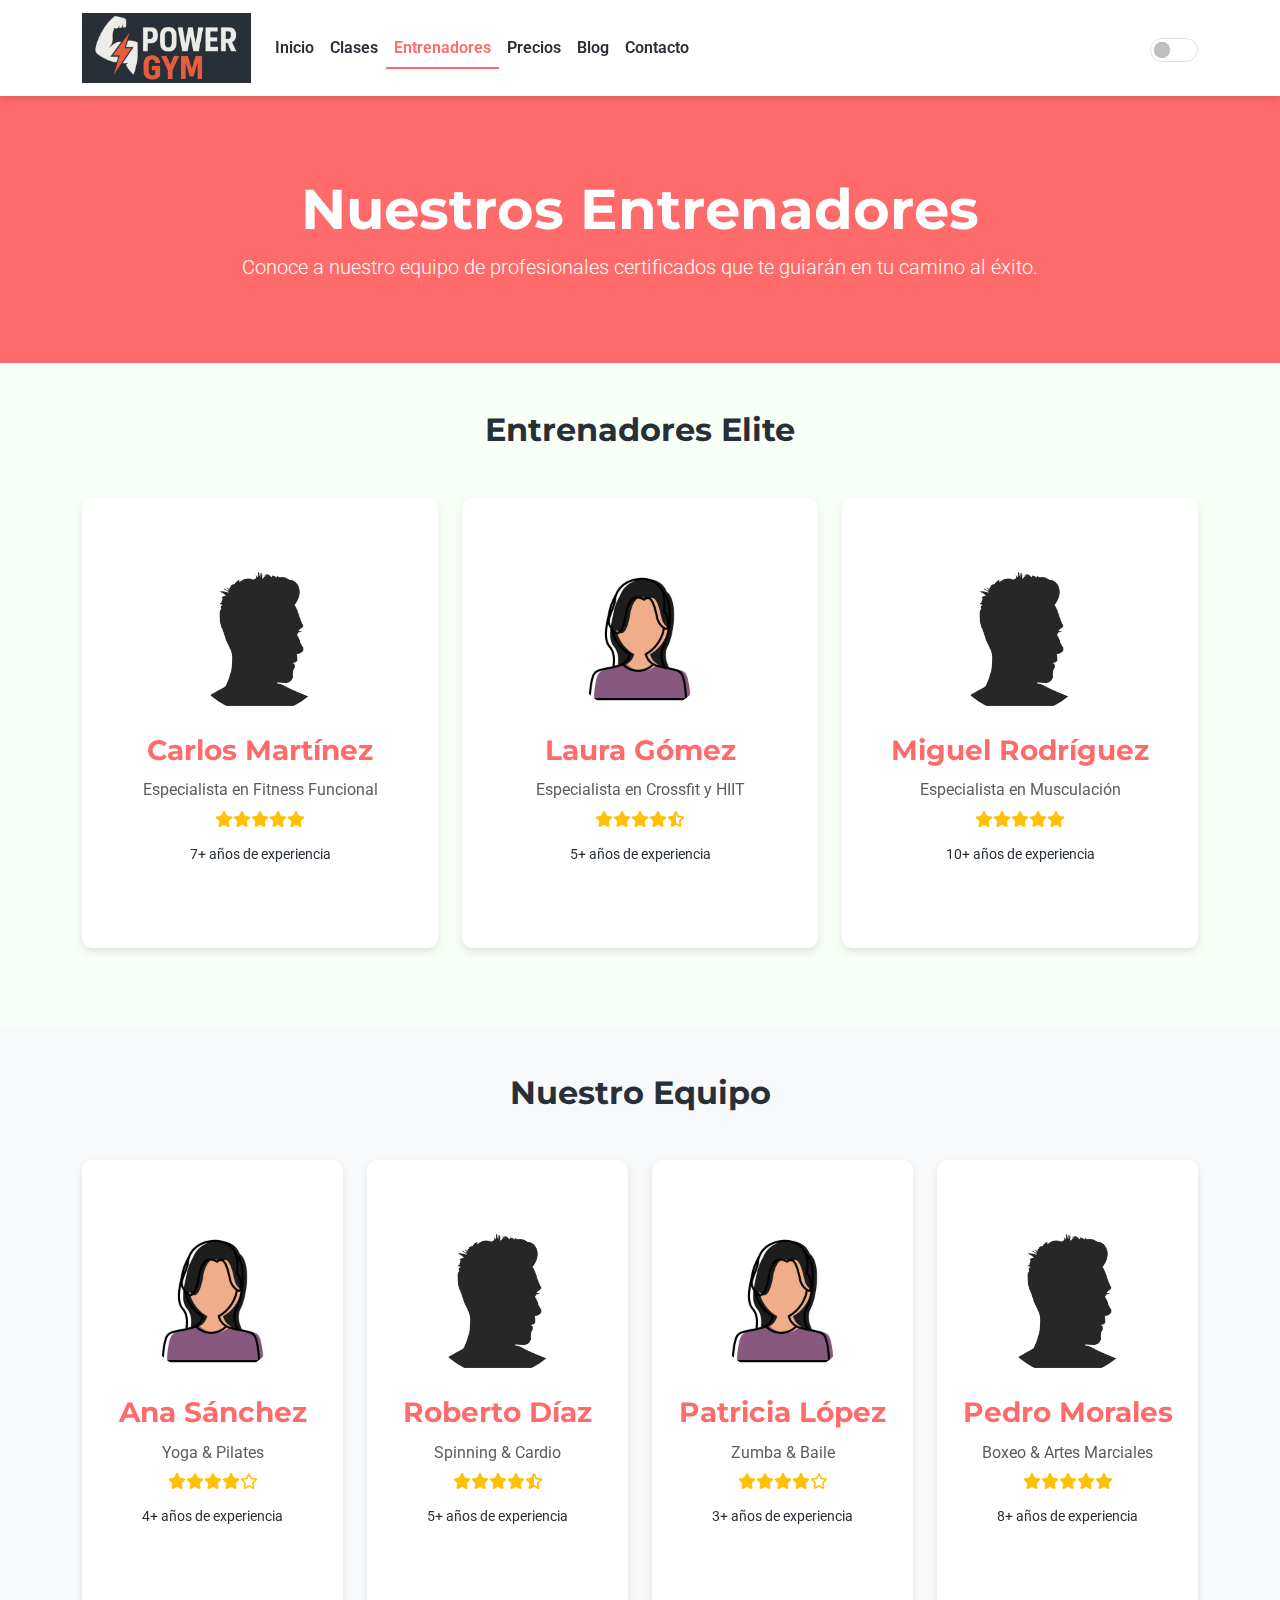
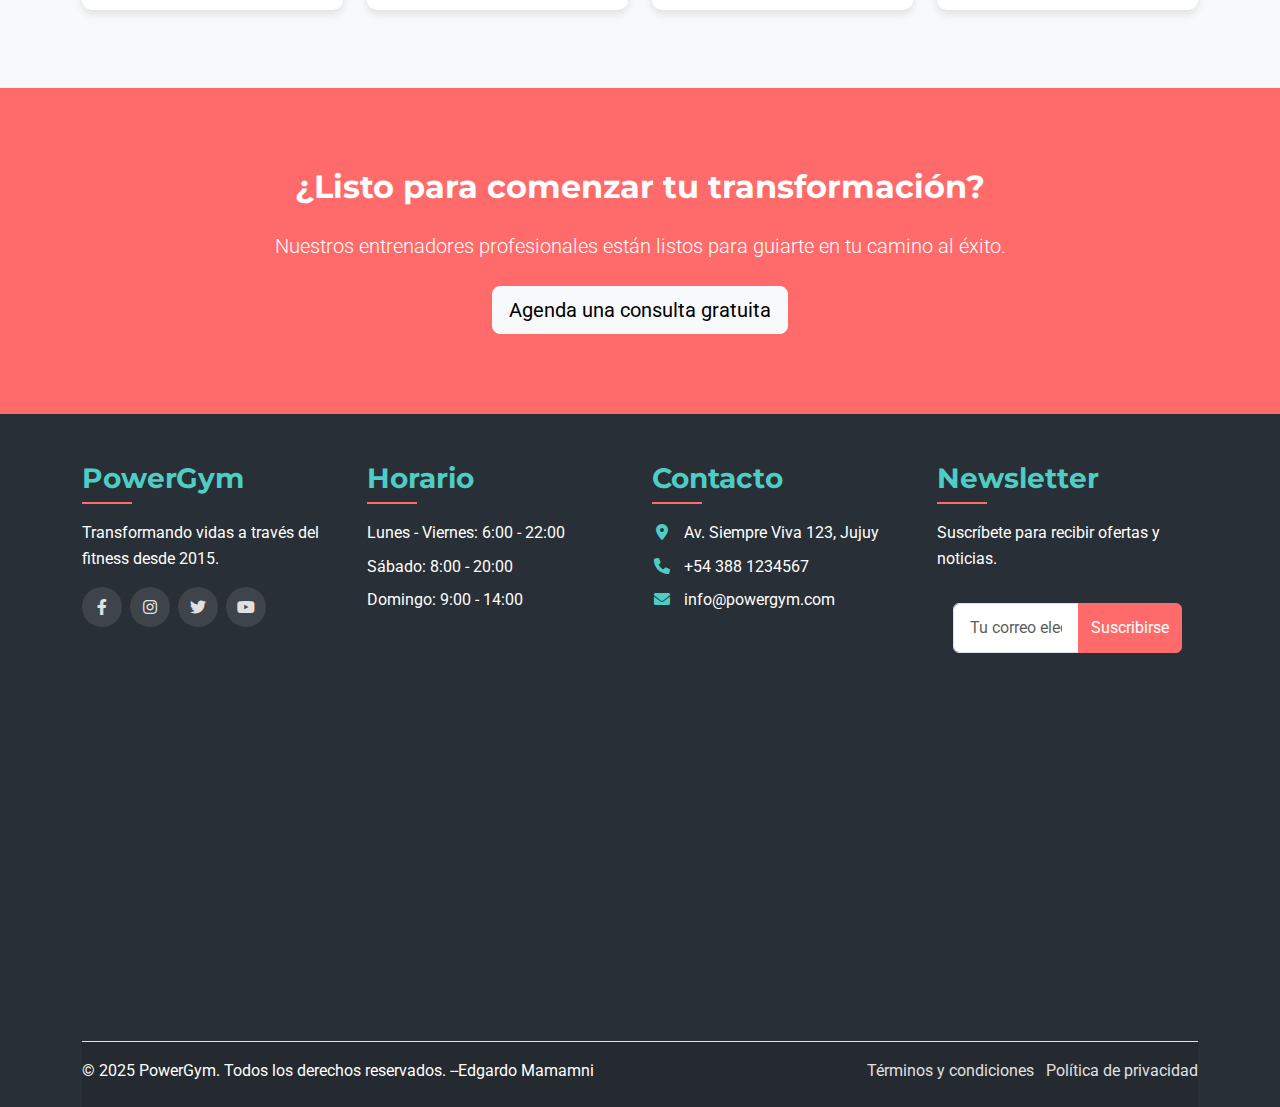
<file: entrenadores.html>
<!DOCTYPE html>
<html lang="es">
<head>
    <meta charset="UTF-8">
    <meta name="viewport" content="width=device-width, initial-scale=1.0">
    <title>Nuestros Entrenadores | PowerGym</title>
    <!-- Favicon -->
    <link rel="icon" href="images/favico.png" type="image/png">
    <!-- Bootstrap CSS -->
    <link href="https://cdn.jsdelivr.net/npm/bootstrap@5.3.2/dist/css/bootstrap.min.css" rel="stylesheet">
    <!-- Font Awesome para iconos -->
    <link rel="stylesheet" href="https://cdnjs.cloudflare.com/ajax/libs/font-awesome/6.0.0/css/all.min.css">
    <!-- Google Fonts -->
    <link href="https://fonts.googleapis.com/css2?family=Montserrat:wght@400;500;600;700&family=Roboto:wght@300;400;500;700&display=swap" rel="stylesheet">
    <!-- Custom CSS -->
    <link rel="stylesheet" href="css/animations.css">
    <link rel="stylesheet" href="css/styles-bootstrap.css">
</head>
<body>
    <!-- Header y Navegación -->
    <header class="header sticky-top">
        <nav class="navbar navbar-expand-lg">
            <div class="container">
                <a href="index.html" class="navbar-brand">
                    <img src="images/logo.png" alt="PowerGym Logo">
                </a>
                
                <button class="navbar-toggler" type="button" data-bs-toggle="collapse" data-bs-target="#navbarMain">
                    <span class="navbar-toggler-icon"></span>
                </button>
                
                <div class="collapse navbar-collapse" id="navbarMain">
                    <ul class="navbar-nav me-auto mb-2 mb-lg-0">
                        <li class="nav-item">
                            <a href="index.html" class="nav-link">Inicio</a>
                        </li>
                        <li class="nav-item dropdown position-static">
                            <a href="clases.html" class="nav-link dropdown-toggle" data-bs-toggle="dropdown">Clases</a>
                            <div class="dropdown-menu mega-menu w-100">
                                <div class="container">
                                    <div class="row">
                                        <div class="col-md-4">
                                            <h4>Tipos de Clases</h4>
                                            <ul class="list-unstyled">
                                                <li><a href="clases.html#musculation" class="dropdown-item">Musculación</a></li>
                                                <li><a href="clases.html#crossfit" class="dropdown-item">CrossFit</a></li>
                                                <li><a href="clases.html#yoga" class="dropdown-item">Yoga</a></li>
                                                <li><a href="clases.html#spinning" class="dropdown-item">Spinning</a></li>
                                            </ul>
                                        </div>
                                        <div class="col-md-4">
                                            <h4>Entrenadores</h4>
                                            <ul class="list-unstyled">
                                                <li><a href="entrenadores.html" class="dropdown-item">Todos los entrenadores</a></li>
                                                <li><a href="entrenadores.html#elite-trainers" class="dropdown-item">Entrenadores Elite</a></li>
                                                <li><a href="entrenadores.html#team" class="dropdown-item">Nuestro Equipo</a></li>
                                            </ul>
                                        </div>
                                        <div class="col-md-4">
                                            <h4>Precios</h4>
                                            <ul class="list-unstyled">
                                                <li><a href="precios.html" class="dropdown-item">Planes</a></li>
                                                <li><a href="precios.html#ofertas" class="dropdown-item">Ofertas especiales</a></li>
                                            </ul>
                                        </div>
                                    </div>
                                </div>
                            </div>
                        </li>
                        <li class="nav-item">
                            <a href="entrenadores.html" class="nav-link active">Entrenadores</a>
                        </li>
                        <li class="nav-item">
                            <a href="precios.html" class="nav-link">Precios</a>
                        </li>
                        <li class="nav-item">
                            <a href="blog.html" class="nav-link">Blog</a>
                        </li>
                        <li class="nav-item">
                            <a href="contacto.html" class="nav-link">Contacto</a>
                        </li>
                    </ul>
                    
                    <div class="theme-toggle ms-3">
                        <div class="form-check form-switch">
                            <input class="form-check-input" type="checkbox" id="dark-mode-toggle">
                            <label class="form-check-label" for="dark-mode-toggle"></label>
                        </div>
                    </div>
                </div>
            </div>
        </nav>
    </header>

    <!-- Banner principal -->
    <section class="py-5 bg-primary text-white text-center">
        <div class="container py-5">
            <h1 class="display-4 fw-bold">Nuestros Entrenadores</h1>
            <p class="lead">Conoce a nuestro equipo de profesionales certificados que te guiarán en tu camino al éxito.</p>
        </div>
    </section>

    <!-- Sección de entrenadores elite -->
    <section id="elite-trainers" class="py-5">
        <div class="container">
            <h2 class="text-center mb-5">Entrenadores Elite</h2>
            <div class="row">
                <!-- Entrenador 1 -->
                <div class="col-md-6 col-lg-4">
                    <div class="trainer-card">
                        <div class="trainer-inner">
                            <div class="trainer-front">
                                <img src="images/trainer2.webp" alt="Trainer 1" class="rounded-circle">
                                <h3>Carlos Martínez</h3>
                                <p class="text-muted mb-2">Especialista en Fitness Funcional</p>
                                <div class="d-flex justify-content-center mb-3">
                                    <i class="fas fa-star text-warning"></i>
                                    <i class="fas fa-star text-warning"></i>
                                    <i class="fas fa-star text-warning"></i>
                                    <i class="fas fa-star text-warning"></i>
                                    <i class="fas fa-star text-warning"></i>
                                </div>
                                <p class="small">7+ años de experiencia</p>
                            </div>
                            <div class="trainer-back">
                                <h3>Carlos Martínez</h3>
                                <p>Certificaciones: NSCA, ACE</p>
                                <p>Especializado en entrenamiento funcional y rehabilitación deportiva</p>
                                <div class="skills">
                                    <div class="mb-3">
                                        <div class="d-flex justify-content-between mb-1">
                                            <span class="skill-name">Entrenamiento Funcional</span>
                                            <span>95%</span>
                                        </div>
                                        <div class="progress">
                                            <div class="progress-bar" role="progressbar" style="width: 95%" aria-valuenow="95" aria-valuemin="0" aria-valuemax="100"></div>
                                        </div>
                                    </div>
                                    <div class="mb-3">
                                        <div class="d-flex justify-content-between mb-1">
                                            <span class="skill-name">Rehabilitación</span>
                                            <span>90%</span>
                                        </div>
                                        <div class="progress">
                                            <div class="progress-bar" role="progressbar" style="width: 90%" aria-valuenow="90" aria-valuemin="0" aria-valuemax="100"></div>
                                        </div>
                                    </div>
                                    <div class="mb-3">
                                        <div class="d-flex justify-content-between mb-1">
                                            <span class="skill-name">Nutrición Deportiva</span>
                                            <span>85%</span>
                                        </div>
                                        <div class="progress">
                                            <div class="progress-bar" role="progressbar" style="width: 85%" aria-valuenow="85" aria-valuemin="0" aria-valuemax="100"></div>
                                        </div>
                                    </div>
                                </div>
                            </div>
                        </div>
                    </div>
                </div>
                
                <!-- Entrenador 2 -->
                <div class="col-md-6 col-lg-4">
                    <div class="trainer-card">
                        <div class="trainer-inner">
                            <div class="trainer-front">
                                <img src="images/trainer1.jpg" alt="Trainer 2" class="rounded-circle">
                                <h3>Laura Gómez</h3>
                                <p class="text-muted mb-2">Especialista en Crossfit y HIIT</p>
                                <div class="d-flex justify-content-center mb-3">
                                    <i class="fas fa-star text-warning"></i>
                                    <i class="fas fa-star text-warning"></i>
                                    <i class="fas fa-star text-warning"></i>
                                    <i class="fas fa-star text-warning"></i>
                                    <i class="fas fa-star-half-alt text-warning"></i>
                                </div>
                                <p class="small">5+ años de experiencia</p>
                            </div>
                            <div class="trainer-back">
                                <h3>Laura Gómez</h3>
                                <p>Certificaciones: CrossFit L3, NASM</p>
                                <p>Campeona nacional de CrossFit y especialista en entrenamiento de alta intensidad</p>
                                <div class="skills">
                                    <div class="mb-3">
                                        <div class="d-flex justify-content-between mb-1">
                                            <span class="skill-name">CrossFit</span>
                                            <span>98%</span>
                                        </div>
                                        <div class="progress">
                                            <div class="progress-bar" role="progressbar" style="width: 98%" aria-valuenow="98" aria-valuemin="0" aria-valuemax="100"></div>
                                        </div>
                                    </div>
                                    <div class="mb-3">
                                        <div class="d-flex justify-content-between mb-1">
                                            <span class="skill-name">HIIT</span>
                                            <span>95%</span>
                                        </div>
                                        <div class="progress">
                                            <div class="progress-bar" role="progressbar" style="width: 95%" aria-valuenow="95" aria-valuemin="0" aria-valuemax="100"></div>
                                        </div>
                                    </div>
                                    <div class="mb-3">
                                        <div class="d-flex justify-content-between mb-1">
                                            <span class="skill-name">Entrenamiento de Fuerza</span>
                                            <span>90%</span>
                                        </div>
                                        <div class="progress">
                                            <div class="progress-bar" role="progressbar" style="width: 90%" aria-valuenow="90" aria-valuemin="0" aria-valuemax="100"></div>
                                        </div>
                                    </div>
                                </div>
                            </div>
                        </div>
                    </div>
                </div>
                
                <!-- Entrenador 3 -->
                <div class="col-md-6 col-lg-4">
                    <div class="trainer-card">
                        <div class="trainer-inner">
                            <div class="trainer-front">
                                <img src="images/trainer2.webp" alt="Trainer 3" class="rounded-circle">
                                <h3>Miguel Rodríguez</h3>
                                <p class="text-muted mb-2">Especialista en Musculación</p>
                                <div class="d-flex justify-content-center mb-3">
                                    <i class="fas fa-star text-warning"></i>
                                    <i class="fas fa-star text-warning"></i>
                                    <i class="fas fa-star text-warning"></i>
                                    <i class="fas fa-star text-warning"></i>
                                    <i class="fas fa-star text-warning"></i>
                                </div>
                                <p class="small">10+ años de experiencia</p>
                            </div>
                            <div class="trainer-back">
                                <h3>Miguel Rodríguez</h3>
                                <p>Certificaciones: IFBB Pro, ISSN</p>
                                <p>Ex competidor profesional de culturismo y especialista en hipertrofia muscular</p>
                                <div class="skills">
                                    <div class="mb-3">
                                        <div class="d-flex justify-content-between mb-1">
                                            <span class="skill-name">Hipertrofia</span>
                                            <span>99%</span>
                                        </div>
                                        <div class="progress">
                                            <div class="progress-bar" role="progressbar" style="width: 99%" aria-valuenow="99" aria-valuemin="0" aria-valuemax="100"></div>
                                        </div>
                                    </div>
                                    <div class="mb-3">
                                        <div class="d-flex justify-content-between mb-1">
                                            <span class="skill-name">Nutrición Deportiva</span>
                                            <span>95%</span>
                                        </div>
                                        <div class="progress">
                                            <div class="progress-bar" role="progressbar" style="width: 95%" aria-valuenow="95" aria-valuemin="0" aria-valuemax="100"></div>
                                        </div>
                                    </div>
                                    <div class="mb-3">
                                        <div class="d-flex justify-content-between mb-1">
                                            <span class="skill-name">Entrenamiento de Fuerza</span>
                                            <span>97%</span>
                                        </div>
                                        <div class="progress">
                                            <div class="progress-bar" role="progressbar" style="width: 97%" aria-valuenow="97" aria-valuemin="0" aria-valuemax="100"></div>
                                        </div>
                                    </div>
                                </div>
                            </div>
                        </div>
                    </div>
                </div>
            </div>
        </div>
    </section>

    <!-- Sección de nuestro equipo -->
    <section id="team" class="py-5 bg-light">
        <div class="container">
            <h2 class="text-center mb-5">Nuestro Equipo</h2>
            <div class="row">
                <!-- Miembro 1 -->
                <div class="col-md-6 col-lg-3">
                    <div class="trainer-card">
                        <div class="trainer-inner">
                            <div class="trainer-front">
                                <img src="images/trainer1.jpg" alt="Team Member 1" class="rounded-circle">
                                <h3>Ana Sánchez</h3>
                                <p class="text-muted mb-2">Yoga & Pilates</p>
                                <div class="d-flex justify-content-center mb-3">
                                    <i class="fas fa-star text-warning"></i>
                                    <i class="fas fa-star text-warning"></i>
                                    <i class="fas fa-star text-warning"></i>
                                    <i class="fas fa-star text-warning"></i>
                                    <i class="far fa-star text-warning"></i>
                                </div>
                                <p class="small">4+ años de experiencia</p>
                            </div>
                            <div class="trainer-back">
                                <h3>Ana Sánchez</h3>
                                <p>Certificaciones: Yoga Alliance, PMA</p>
                                <p>Especialista en yoga restaurativo y pilates terapéutico</p>
                                <div class="skills">
                                    <div class="mb-3">
                                        <div class="d-flex justify-content-between mb-1">
                                            <span class="skill-name">Yoga</span>
                                            <span>95%</span>
                                        </div>
                                        <div class="progress">
                                            <div class="progress-bar" role="progressbar" style="width: 95%" aria-valuenow="95" aria-valuemin="0" aria-valuemax="100"></div>
                                        </div>
                                    </div>
                                    <div class="mb-3">
                                        <div class="d-flex justify-content-between mb-1">
                                            <span class="skill-name">Pilates</span>
                                            <span>90%</span>
                                        </div>
                                        <div class="progress">
                                            <div class="progress-bar" role="progressbar" style="width: 90%" aria-valuenow="90" aria-valuemin="0" aria-valuemax="100"></div>
                                        </div>
                                    </div>
                                </div>
                            </div>
                        </div>
                    </div>
                </div>
                
                <!-- Miembro 2 -->
                <div class="col-md-6 col-lg-3">
                    <div class="trainer-card">
                        <div class="trainer-inner">
                            <div class="trainer-front">
                                <img src="images/trainer2.webp" alt="Team Member 2" class="rounded-circle">
                                <h3>Roberto Díaz</h3>
                                <p class="text-muted mb-2">Spinning & Cardio</p>
                                <div class="d-flex justify-content-center mb-3">
                                    <i class="fas fa-star text-warning"></i>
                                    <i class="fas fa-star text-warning"></i>
                                    <i class="fas fa-star text-warning"></i>
                                    <i class="fas fa-star text-warning"></i>
                                    <i class="fas fa-star-half-alt text-warning"></i>
                                </div>
                                <p class="small">5+ años de experiencia</p>
                            </div>
                            <div class="trainer-back">
                                <h3>Roberto Díaz</h3>
                                <p>Certificaciones: Spinning, ACE</p>
                                <p>Instructor de spinning y entrenamiento cardiovascular</p>
                                <div class="skills">
                                    <div class="mb-3">
                                        <div class="d-flex justify-content-between mb-1">
                                            <span class="skill-name">Spinning</span>
                                            <span>98%</span>
                                        </div>
                                        <div class="progress">
                                            <div class="progress-bar" role="progressbar" style="width: 98%" aria-valuenow="98" aria-valuemin="0" aria-valuemax="100"></div>
                                        </div>
                                    </div>
                                    <div class="mb-3">
                                        <div class="d-flex justify-content-between mb-1">
                                            <span class="skill-name">Cardio</span>
                                            <span>92%</span>
                                        </div>
                                        <div class="progress">
                                            <div class="progress-bar" role="progressbar" style="width: 92%" aria-valuenow="92" aria-valuemin="0" aria-valuemax="100"></div>
                                        </div>
                                    </div>
                                </div>
                            </div>
                        </div>
                    </div>
                </div>
                
                <!-- Miembro 3 -->
                <div class="col-md-6 col-lg-3">
                    <div class="trainer-card">
                        <div class="trainer-inner">
                            <div class="trainer-front">
                                <img src="images/trainer1.jpg" alt="Team Member 3" class="rounded-circle">
                                <h3>Patricia López</h3>
                                <p class="text-muted mb-2">Zumba & Baile</p>
                                <div class="d-flex justify-content-center mb-3">
                                    <i class="fas fa-star text-warning"></i>
                                    <i class="fas fa-star text-warning"></i>
                                    <i class="fas fa-star text-warning"></i>
                                    <i class="fas fa-star text-warning"></i>
                                    <i class="far fa-star text-warning"></i>
                                </div>
                                <p class="small">3+ años de experiencia</p>
                            </div>
                            <div class="trainer-back">
                                <h3>Patricia López</h3>
                                <p>Certificaciones: Zumba, AFAA</p>
                                <p>Instructora de zumba y baile fitness</p>
                                <div class="skills">
                                    <div class="mb-3">
                                        <div class="d-flex justify-content-between mb-1">
                                            <span class="skill-name">Zumba</span>
                                            <span>95%</span>
                                        </div>
                                        <div class="progress">
                                            <div class="progress-bar" role="progressbar" style="width: 95%" aria-valuenow="95" aria-valuemin="0" aria-valuemax="100"></div>
                                        </div>
                                    </div>
                                    <div class="mb-3">
                                        <div class="d-flex justify-content-between mb-1">
                                            <span class="skill-name">Dance Fitness</span>
                                            <span>98%</span>
                                        </div>
                                        <div class="progress">
                                            <div class="progress-bar" role="progressbar" style="width: 98%" aria-valuenow="98" aria-valuemin="0" aria-valuemax="100"></div>
                                        </div>
                                    </div>
                                </div>
                            </div>
                        </div>
                    </div>
                </div>
                
                <!-- Miembro 4 -->
                <div class="col-md-6 col-lg-3">
                    <div class="trainer-card">
                        <div class="trainer-inner">
                            <div class="trainer-front">
                                <img src="images/trainer2.webp" alt="Team Member 4" class="rounded-circle">
                                <h3>Pedro Morales</h3>
                                <p class="text-muted mb-2">Boxeo & Artes Marciales</p>
                                <div class="d-flex justify-content-center mb-3">
                                    <i class="fas fa-star text-warning"></i>
                                    <i class="fas fa-star text-warning"></i>
                                    <i class="fas fa-star text-warning"></i>
                                    <i class="fas fa-star text-warning"></i>
                                    <i class="fas fa-star text-warning"></i>
                                </div>
                                <p class="small">8+ años de experiencia</p>
                            </div>
                            <div class="trainer-back">
                                <h3>Pedro Morales</h3>
                                <p>Certificaciones: Boxing Level 3, Muay Thai</p>
                                <p>Ex boxeador profesional y entrenador de artes marciales mixtas</p>
                                <div class="skills">
                                    <div class="mb-3">
                                        <div class="d-flex justify-content-between mb-1">
                                            <span class="skill-name">Boxeo</span>
                                            <span>98%</span>
                                        </div>
                                        <div class="progress">
                                            <div class="progress-bar" role="progressbar" style="width: 98%" aria-valuenow="98" aria-valuemin="0" aria-valuemax="100"></div>
                                        </div>
                                    </div>
                                    <div class="mb-3">
                                        <div class="d-flex justify-content-between mb-1">
                                            <span class="skill-name">Artes Marciales</span>
                                            <span>95%</span>
                                        </div>
                                        <div class="progress">
                                            <div class="progress-bar" role="progressbar" style="width: 95%" aria-valuenow="95" aria-valuemin="0" aria-valuemax="100"></div>
                                        </div>
                                    </div>
                                </div>
                            </div>
                        </div>
                    </div>
                </div>
            </div>
        </div>
    </section>

    <!-- Sección CTA -->
    <section class="py-5 bg-primary text-white text-center">
        <div class="container py-4">
            <h2 class="mb-4">¿Listo para comenzar tu transformación?</h2>
            <p class="lead mb-4">Nuestros entrenadores profesionales están listos para guiarte en tu camino al éxito.</p>
            <a href="contacto.html" class="btn btn-light btn-lg">Agenda una consulta gratuita</a>
        </div>
    </section>

    <!-- Footer -->
    <footer class="footer pt-5">
        <div class="container">
            <div class="row g-4 mb-4">
                <div class="col-lg-3 col-md-6">
                    <h3>PowerGym</h3>
                    <p>Transformando vidas a través del fitness desde 2015.</p>
                    <div class="social-links d-flex gap-2">
                        <a href="#" class="social-link"><i class="fab fa-facebook-f"></i></a>
                        <a href="#" class="social-link"><i class="fab fa-instagram"></i></a>
                        <a href="#" class="social-link"><i class="fab fa-twitter"></i></a>
                        <a href="#" class="social-link"><i class="fab fa-youtube"></i></a>
                    </div>
                </div>
                <div class="col-lg-3 col-md-6">
                    <h3>Horario</h3>
                    <ul class="list-unstyled">
                        <li>Lunes - Viernes: 6:00 - 22:00</li>
                        <li>Sábado: 8:00 - 20:00</li>
                        <li>Domingo: 9:00 - 14:00</li>
                    </ul>
                </div>
                <div class="col-lg-3 col-md-6">
                    <h3>Contacto</h3>
                    <ul class="list-unstyled">
                        <li><i class="fas fa-map-marker-alt"></i> Av. Siempre Viva 123, Jujuy</li>
                        <li><i class="fas fa-phone"></i> +54 388 1234567</li>
                        <li><i class="fas fa-envelope"></i> info@powergym.com</li>
                    </ul>
                </div>
                <div class="col-lg-3 col-md-6">
                    <h3>Newsletter</h3>
                    <p>Suscríbete para recibir ofertas y noticias.</p>
                    <form class="newsletter-form p-3 rounded" id="newsletterForm">
                        <div class="input-group mb-3">
                            <input type="email" class="form-control" placeholder="Tu correo electrónico" required>
                            <button type="submit" class="btn btn-primary">Suscribirse</button>
                        </div>
                    </form>
                </div>
            </div>
            <div class="map-container mb-4">
                <iframe src="https://www.google.com/maps/embed?pb=!1m18!1m12!1m3!1d3639.715203982529!2d-65.3053882849686!3d-24.18556538438115!2m3!1f0!2f0!3f0!3m2!1i1024!2i768!4f13.1!3m3!1m2!1s0x941b0f4e8bd7a62f%3A0x315150e057f6e499!2sUniversidad%20Nacional%20de%20Jujuy!5e0!3m2!1ses-419!2sar!4v1620000000000!5m2!1ses-419!2sar" width="100%" height="300" style="border:0;" allowfullscreen="" loading="lazy"></iframe>
            </div>
            <div class="footer-bottom py-3 border-top">
                <div class="row">
                    <div class="col-md-6 text-center text-md-start">
                        <p class="mb-0">&copy; 2025 PowerGym. Todos los derechos reservados. --Edgardo Mamamni</p>
                    </div>
                    <div class="col-md-6">
                        <ul class="list-inline mb-0 text-center text-md-end">
                            <li class="list-inline-item"><a href="#">Términos y condiciones</a></li>
                            <li class="list-inline-item"><a href="#">Política de privacidad</a></li>
                        </ul>
                    </div>
                </div>
            </div>
        </div>
    </footer>

    <!-- Toast Container para notificaciones -->
    <div class="toast-container position-fixed bottom-0 end-0 p-3"></div>

    <!-- Modal de confirmación -->
    <div class="modal fade" id="confirmationModal" tabindex="-1" aria-hidden="true">
        <div class="modal-dialog">
            <div class="modal-content">
                <div class="modal-header">
                    <h5 class="modal-title">¡Mensaje enviado!</h5>
                    <button type="button" class="btn-close" data-bs-dismiss="modal" aria-label="Close"></button>
                </div>
                <div class="modal-body text-center">
                    <i class="fas fa-check-circle text-success fa-4x mb-3"></i>
                    <p>Gracias por contactarnos. Te responderemos a la brevedad.</p>
                </div>
                <div class="modal-footer">
                    <button type="button" class="btn btn-primary" data-bs-dismiss="modal">Cerrar</button>
                </div>
            </div>
        </div>
    </div>

    <!-- Bootstrap Bundle with Popper -->
    <script src="https://cdn.jsdelivr.net/npm/bootstrap@5.3.2/dist/js/bootstrap.bundle.min.js"></script>
    <!-- jQuery -->
    <script src="https://code.jquery.com/jquery-3.7.1.min.js"></script>
    <!-- Custom scripts -->
    <script src="js/main.js"></script>
    
    <!-- Script adicional para garantizar el efecto flip -->
    <script>
        // Script de respaldo para el efecto flip
        document.addEventListener('DOMContentLoaded', function() {
            // Asegurarse de que la funcionalidad esté disponible incluso sin jQuery
            const trainerCards = document.querySelectorAll('.trainer-card');
            
            // Función para verificar soporte de transform-style: preserve-3d
            function supportsPreserve3D() {
                const el = document.createElement('div');
                el.style.transformStyle = 'preserve-3d';
                return el.style.transformStyle === 'preserve-3d';
            }
            
            // Si el navegador no soporta preserve-3d, aplicamos soluciones alternativas
            if (!supportsPreserve3D()) {
                document.body.classList.add('no-preserve-3d');
                // Agregar estilos alternativos para navegadores sin soporte
                const style = document.createElement('style');
                style.textContent = `
                    .no-preserve-3d .trainer-card:hover .trainer-front {
                        opacity: 0;
                    }
                    .no-preserve-3d .trainer-back {
                        opacity: 0;
                    }
                    .no-preserve-3d .trainer-card:hover .trainer-back {
                        opacity: 1;
                    }
                `;
                document.head.appendChild(style);
            }
            
            trainerCards.forEach(card => {
                // Reiniciar animación de barras de progreso al entrar/salir
                card.addEventListener('mouseenter', function() {
                    const progressBars = this.querySelectorAll('.progress-bar');
                    progressBars.forEach(bar => {
                        const width = bar.getAttribute('aria-valuenow') + '%';
                        bar.style.width = 0;
                        setTimeout(() => {
                            bar.style.width = width;
                            bar.style.transition = 'width 1s';
                        }, 50);
                    });
                });
                
                card.addEventListener('mouseleave', function() {
                    const progressBars = this.querySelectorAll('.progress-bar');
                    progressBars.forEach(bar => {
                        bar.style.width = 0;
                    });
                });
            });
            
            // Forzar repintado para navegadores problemáticos
            setTimeout(() => {
                trainerCards.forEach(card => {
                    card.style.transform = 'translateZ(0)';
                    setTimeout(() => {
                        card.style.transform = '';
                    }, 0);
                });
            }, 100);
        });
    </script>
</body>
</html>
</file>
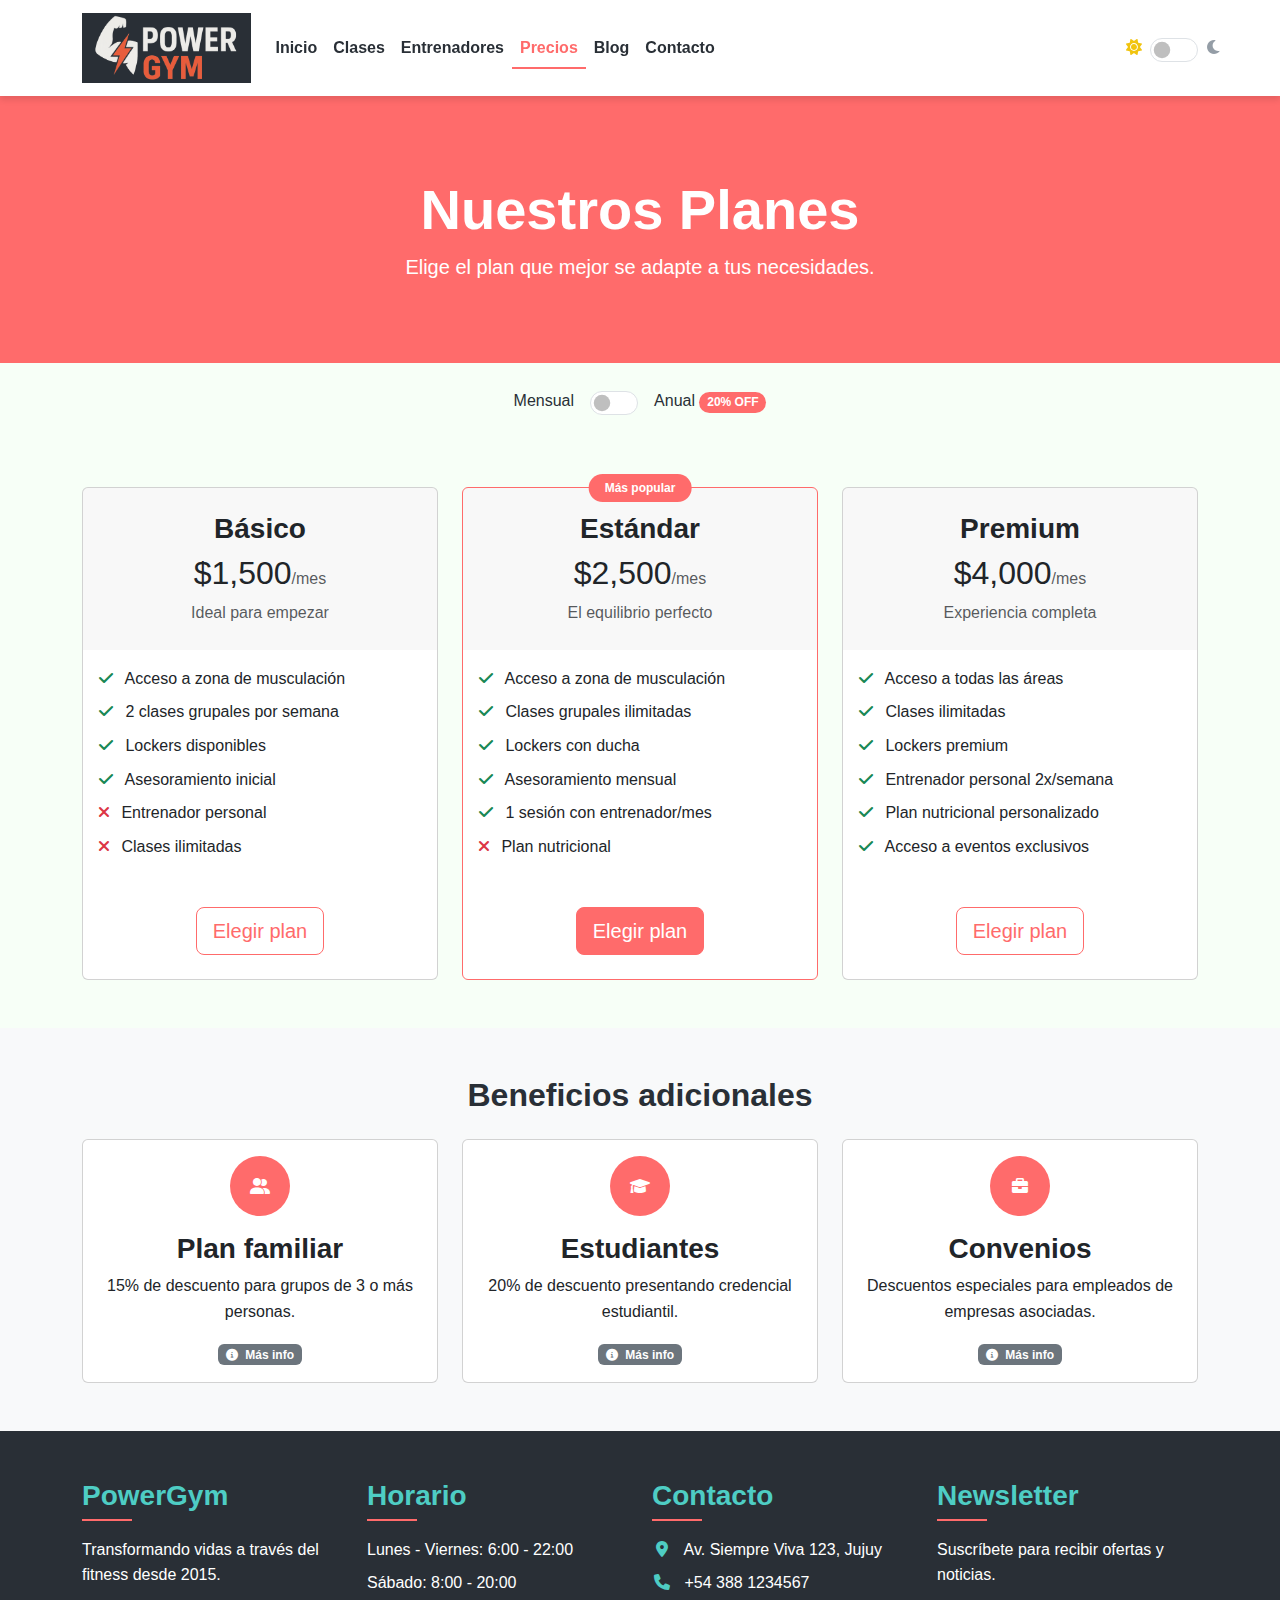
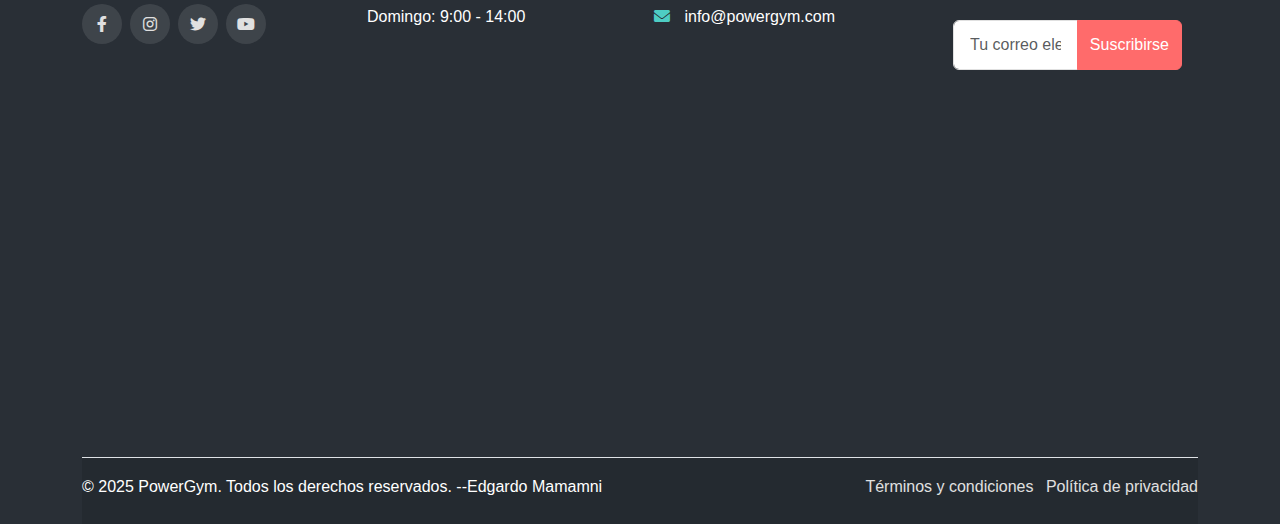
<file: precios.html>
<!DOCTYPE html>
<html lang="es">
<head>
    <meta charset="UTF-8">
    <meta name="viewport" content="width=device-width, initial-scale=1.0">
    <title>PowerGym - Precios</title>
    <link rel="icon" href="images/favico.png" type="image/png">
    <!-- Bootstrap CSS -->
    <link href="https://cdn.jsdelivr.net/npm/bootstrap@5.3.2/dist/css/bootstrap.min.css" rel="stylesheet">
    <!-- Font Awesome -->
    <link rel="stylesheet" href="https://cdnjs.cloudflare.com/ajax/libs/font-awesome/6.0.0/css/all.min.css">
    <!-- Estilos personalizados -->
    <link rel="stylesheet" href="css/animations.css">
    <link rel="stylesheet" href="css/styles-bootstrap.css">
</head>
<body>
    <header class="header sticky-top">
        <nav class="navbar navbar-expand-lg">
            <div class="container">
                <a href="index.html" class="navbar-brand">
                    <img src="images/logo.png" alt="PowerGym Logo">
                </a>
                
                <button class="navbar-toggler" type="button" data-bs-toggle="collapse" data-bs-target="#navbarMain">
                    <span class="navbar-toggler-icon"></span>
                </button>
                
                <div class="collapse navbar-collapse" id="navbarMain">
                    <ul class="navbar-nav me-auto mb-2 mb-lg-0">
                        <li class="nav-item">
                            <a href="index.html" class="nav-link">Inicio</a>
                        </li>
                        <li class="nav-item dropdown position-static">
                            <a href="clases.html" class="nav-link dropdown-toggle" data-bs-toggle="dropdown">Clases</a>
                            <div class="dropdown-menu mega-menu w-100">
                                <div class="container">
                                    <div class="row">
                                        <div class="col-md-4">
                                            <h4>Tipos de Clases</h4>
                                            <ul class="list-unstyled">
                                                <li><a href="clases.html#musculacion" class="dropdown-item">Musculación</a></li>
                                                <li><a href="clases.html#crossfit" class="dropdown-item">CrossFit</a></li>
                                                <li><a href="clases.html#yoga" class="dropdown-item">Yoga</a></li>
                                                <li><a href="clases.html#spinning" class="dropdown-item">Spinning</a></li>
                                            </ul>
                                        </div>
                                        <div class="col-md-4">
                                            <h4>Entrenadores</h4>
                                            <ul class="list-unstyled">
                                                <li><a href="entrenadores.html" class="dropdown-item">Todos los entrenadores</a></li>
                                                <li><a href="entrenadores.html#elite-trainers" class="dropdown-item">Entrenadores Elite</a></li>
                                                <li><a href="entrenadores.html#team" class="dropdown-item">Nuestro Equipo</a></li>
                                            </ul>
                                        </div>
                                        <div class="col-md-4">
                                            <h4>Precios</h4>
                                            <ul class="list-unstyled">
                                                <li><a href="precios.html" class="dropdown-item">Planes</a></li>
                                                <li><a href="precios.html#ofertas" class="dropdown-item">Ofertas especiales</a></li>
                                            </ul>
                                        </div>
                                    </div>
                                </div>
                            </div>
                        </li>
                        <li class="nav-item">
                            <a href="entrenadores.html" class="nav-link">Entrenadores</a>
                        </li>
                        <li class="nav-item">
                            <a href="precios.html" class="nav-link active">Precios</a>
                        </li>
                        <li class="nav-item">
                            <a href="blog.html" class="nav-link">Blog</a>
                        </li>
                        <li class="nav-item">
                            <a href="contacto.html" class="nav-link">Contacto</a>
                        </li>
                    </ul>
                    
                    <div class="theme-toggle ms-3">
                        <div class="form-check form-switch position-relative">
                            <input class="form-check-input" type="checkbox" id="dark-mode-toggle">
                            <label class="form-check-label" for="dark-mode-toggle">
                                <i class="fas fa-sun theme-icon theme-icon-light"></i>
                                <i class="fas fa-moon theme-icon theme-icon-dark"></i>
                            </label>
                        </div>
                    </div>
                </div>
            </div>
        </nav>
    </header>

    <main class="pricing-page">
        <section class="py-5 bg-primary text-white text-center">
            <div class="container py-5">
                <h1 class="display-4 fw-bold">Nuestros Planes</h1>
                <p class="lead">Elige el plan que mejor se adapte a tus necesidades.</p>
            </div>
        </section>
        
        <section class="pricing-toggle py-4">
            <div class="container">
                <div class="d-flex justify-content-center align-items-center gap-3">
                    <span>Mensual</span>
                    <div class="form-check form-switch m-0">
                        <input class="form-check-input" type="checkbox" id="billingToggle" style="width: 3rem; height: 1.5rem;">
                    </div>
                    <span>Anual <span class="badge bg-primary rounded-pill">20% OFF</span></span>
                </div>
            </div>
        </section>
        
        <section class="pricing-plans py-5">
            <div class="container">
                <div class="row g-4">
                    <div class="col-md-4">
                        <div class="card plan-card h-100">
                            <div class="card-header text-center border-bottom-0 pt-4">
                                <h3>Básico</h3>
                                <div class="price monthly h2">$1,500<span class="text-muted fs-6">/mes</span></div>
                                <div class="price annually h2 d-none">$1,200<span class="text-muted fs-6">/mes</span></div>
                                <p class="text-muted">Ideal para empezar</p>
                            </div>
                            <div class="card-body">
                                <ul class="list-unstyled mb-4">
                                    <li class="mb-2"><i class="fas fa-check text-success me-2"></i> Acceso a zona de musculación</li>
                                    <li class="mb-2"><i class="fas fa-check text-success me-2"></i> 2 clases grupales por semana</li>
                                    <li class="mb-2"><i class="fas fa-check text-success me-2"></i> Lockers disponibles</li>
                                    <li class="mb-2"><i class="fas fa-check text-success me-2"></i> Asesoramiento inicial</li>
                                    <li class="mb-2"><i class="fas fa-times text-danger me-2"></i> Entrenador personal</li>
                                    <li class="mb-2"><i class="fas fa-times text-danger me-2"></i> Clases ilimitadas</li>
                                </ul>
                            </div>
                            <div class="card-footer text-center border-top-0 bg-transparent pb-4">
                                <a href="#" class="btn btn-outline-primary btn-lg">Elegir plan</a>
                            </div>
                        </div>
                    </div>
                    
                    <div class="col-md-4">
                        <div class="card plan-card h-100 border-primary">
                            <div class="card-header text-center border-bottom-0 pt-4 position-relative">
                                <span class="position-absolute top-0 start-50 translate-middle badge bg-primary px-3 py-2 rounded-pill">Más popular</span>
                                <h3>Estándar</h3>
                                <div class="price monthly h2">$2,500<span class="text-muted fs-6">/mes</span></div>
                                <div class="price annually h2 d-none">$2,000<span class="text-muted fs-6">/mes</span></div>
                                <p class="text-muted">El equilibrio perfecto</p>
                            </div>
                            <div class="card-body">
                                <ul class="list-unstyled mb-4">
                                    <li class="mb-2"><i class="fas fa-check text-success me-2"></i> Acceso a zona de musculación</li>
                                    <li class="mb-2"><i class="fas fa-check text-success me-2"></i> Clases grupales ilimitadas</li>
                                    <li class="mb-2"><i class="fas fa-check text-success me-2"></i> Lockers con ducha</li>
                                    <li class="mb-2"><i class="fas fa-check text-success me-2"></i> Asesoramiento mensual</li>
                                    <li class="mb-2"><i class="fas fa-check text-success me-2"></i> 1 sesión con entrenador/mes</li>
                                    <li class="mb-2"><i class="fas fa-times text-danger me-2"></i> Plan nutricional</li>
                                </ul>
                            </div>
                            <div class="card-footer text-center border-top-0 bg-transparent pb-4">
                                <a href="#" class="btn btn-primary btn-lg">Elegir plan</a>
                            </div>
                        </div>
                    </div>
                    
                    <div class="col-md-4">
                        <div class="card plan-card h-100">
                            <div class="card-header text-center border-bottom-0 pt-4">
                                <h3>Premium</h3>
                                <div class="price monthly h2">$4,000<span class="text-muted fs-6">/mes</span></div>
                                <div class="price annually h2 d-none">$3,200<span class="text-muted fs-6">/mes</span></div>
                                <p class="text-muted">Experiencia completa</p>
                            </div>
                            <div class="card-body">
                                <ul class="list-unstyled mb-4">
                                    <li class="mb-2"><i class="fas fa-check text-success me-2"></i> Acceso a todas las áreas</li>
                                    <li class="mb-2"><i class="fas fa-check text-success me-2"></i> Clases ilimitadas</li>
                                    <li class="mb-2"><i class="fas fa-check text-success me-2"></i> Lockers premium</li>
                                    <li class="mb-2"><i class="fas fa-check text-success me-2"></i> Entrenador personal 2x/semana</li>
                                    <li class="mb-2"><i class="fas fa-check text-success me-2"></i> Plan nutricional personalizado</li>
                                    <li class="mb-2"><i class="fas fa-check text-success me-2"></i> Acceso a eventos exclusivos</li>
                                </ul>
                            </div>
                            <div class="card-footer text-center border-top-0 bg-transparent pb-4">
                                <a href="#" class="btn btn-outline-primary btn-lg">Elegir plan</a>
                            </div>
                        </div>
                    </div>
                </div>
            </div>
        </section>
        
        <section class="pricing-features py-5 bg-light" id="ofertas">
            <div class="container">
                <h2 class="text-center mb-4">Beneficios adicionales</h2>
                <div class="row g-4">
                    <div class="col-md-4">
                        <div class="card feature-card h-100 text-center">
                            <div class="card-body">
                                <div class="feature-icon bg-primary rounded-circle d-flex align-items-center justify-content-center mx-auto mb-3" style="width: 60px; height: 60px;">
                                    <i class="fas fa-user-friends text-white"></i>
                                </div>
                                <h3>Plan familiar</h3>
                                <p>15% de descuento para grupos de 3 o más personas.</p>
                                <div class="mt-3">
                                    <span class="badge bg-secondary" data-bs-toggle="tooltip" data-bs-placement="top" title="Aplica para miembros de la misma familia">
                                        <i class="fas fa-info-circle me-1"></i> Más info
                                    </span>
                                </div>
                            </div>
                        </div>
                    </div>
                    
                    <div class="col-md-4">
                        <div class="card feature-card h-100 text-center">
                            <div class="card-body">
                                <div class="feature-icon bg-primary rounded-circle d-flex align-items-center justify-content-center mx-auto mb-3" style="width: 60px; height: 60px;">
                                    <i class="fas fa-graduation-cap text-white"></i>
                                </div>
                                <h3>Estudiantes</h3>
                                <p>20% de descuento presentando credencial estudiantil.</p>
                                <div class="mt-3">
                                    <span class="badge bg-secondary" data-bs-toggle="tooltip" data-bs-placement="top" title="Válido para estudiantes de tiempo completo">
                                        <i class="fas fa-info-circle me-1"></i> Más info
                                    </span>
                                </div>
                            </div>
                        </div>
                    </div>
                    
                    <div class="col-md-4">
                        <div class="card feature-card h-100 text-center">
                            <div class="card-body">
                                <div class="feature-icon bg-primary rounded-circle d-flex align-items-center justify-content-center mx-auto mb-3" style="width: 60px; height: 60px;">
                                    <i class="fas fa-briefcase text-white"></i>
                                </div>
                                <h3>Convenios</h3>
                                <p>Descuentos especiales para empleados de empresas asociadas.</p>
                                <div class="mt-3">
                                    <span class="badge bg-secondary" data-bs-toggle="tooltip" data-bs-placement="top" title="Consulta con tu empleador">
                                        <i class="fas fa-info-circle me-1"></i> Más info
                                    </span>
                                </div>
                            </div>
                        </div>
                    </div>
                </div>
            </div>
        </section>
    </main>

    <footer class="footer pt-5">
        <div class="container">
            <div class="row g-4 mb-4">
                <div class="col-lg-3 col-md-6">
                    <h3>PowerGym</h3>
                    <p>Transformando vidas a través del fitness desde 2015.</p>
                    <div class="social-links d-flex gap-2">
                        <a href="#" class="social-link"><i class="fab fa-facebook-f"></i></a>
                        <a href="#" class="social-link"><i class="fab fa-instagram"></i></a>
                        <a href="#" class="social-link"><i class="fab fa-twitter"></i></a>
                        <a href="#" class="social-link"><i class="fab fa-youtube"></i></a>
                    </div>
                </div>
                <div class="col-lg-3 col-md-6">
                    <h3>Horario</h3>
                    <ul class="list-unstyled">
                        <li>Lunes - Viernes: 6:00 - 22:00</li>
                        <li>Sábado: 8:00 - 20:00</li>
                        <li>Domingo: 9:00 - 14:00</li>
                    </ul>
                </div>
                <div class="col-lg-3 col-md-6">
                    <h3>Contacto</h3>
                    <ul class="list-unstyled">
                        <li><i class="fas fa-map-marker-alt"></i> Av. Siempre Viva 123, Jujuy</li>
                        <li><i class="fas fa-phone"></i> +54 388 1234567</li>
                        <li><i class="fas fa-envelope"></i> info@powergym.com</li>
                    </ul>
                </div>
                <div class="col-lg-3 col-md-6">
                    <h3>Newsletter</h3>
                    <p>Suscríbete para recibir ofertas y noticias.</p>
                    <form class="newsletter-form p-3 rounded" id="newsletterForm">
                        <div class="input-group mb-3">
                            <input type="email" class="form-control" placeholder="Tu correo electrónico" required>
                            <button type="submit" class="btn btn-primary">Suscribirse</button>
                        </div>
                    </form>
                </div>
            </div>
            <div class="map-container mb-4">
                <iframe src="https://www.google.com/maps/embed?pb=!1m18!1m12!1m3!1d3639.715203982529!2d-65.3053882849686!3d-24.18556538438115!2m3!1f0!2f0!3f0!3m2!1i1024!2i768!4f13.1!3m3!1m2!1s0x941b0f4e8bd7a62f%3A0x315150e057f6e499!2sUniversidad%20Nacional%20de%20Jujuy!5e0!3m2!1ses-419!2sar!4v1620000000000!5m2!1ses-419!2sar" width="100%" height="300" style="border:0;" allowfullscreen="" loading="lazy"></iframe>
            </div>
            <div class="footer-bottom py-3 border-top">
                <div class="row">
                    <div class="col-md-6 text-center text-md-start">
                        <p class="mb-0">&copy; 2025 PowerGym. Todos los derechos reservados. --Edgardo Mamamni</p>
                    </div>
                    <div class="col-md-6">
                        <ul class="list-inline mb-0 text-center text-md-end">
                            <li class="list-inline-item"><a href="#">Términos y condiciones</a></li>
                            <li class="list-inline-item"><a href="#">Política de privacidad</a></li>
                        </ul>
                    </div>
                </div>
            </div>
        </div>
    </footer>

    <!-- Toast Container para notificaciones -->
    <div class="toast-container position-fixed bottom-0 end-0 p-3"></div>

    <!-- Bootstrap Bundle with Popper -->
    <script src="https://cdn.jsdelivr.net/npm/bootstrap@5.3.2/dist/js/bootstrap.bundle.min.js"></script>
    <!-- jQuery -->
    <script src="https://code.jquery.com/jquery-3.7.1.min.js"></script>
    <!-- Custom scripts -->
    <script src="js/main.js"></script>
    <script>
        $(document).ready(function() {
            // Alternar entre precios mensuales y anuales
            $('#billingToggle').on('change', function() {
                if ($(this).is(':checked')) {
                    $('.price.monthly').addClass('d-none');
                    $('.price.annually').removeClass('d-none');
                } else {
                    $('.price.monthly').removeClass('d-none');
                    $('.price.annually').addClass('d-none');
                }
            });
            
            // Inicializar tooltips
            var tooltipTriggerList = [].slice.call(document.querySelectorAll('[data-bs-toggle="tooltip"]'))
            var tooltipList = tooltipTriggerList.map(function (tooltipTriggerEl) {
                return new bootstrap.Tooltip(tooltipTriggerEl)
            });
        });
    </script>
</body>
</html>
</file>
<file: css/animations.css>
/* Animaciones para elementos específicos */
.animated-text {
    animation: fadeInUp 1s ease;
}

/* Contador animado */
.counter {
    animation: countUp 2s ease-out forwards;
}

@keyframes countUp {
    from {
        opacity: 0;
        transform: translateY(20px);
    }
    to {
        opacity: 1;
        transform: translateY(0);
    }
}

/* Efecto hover para tarjetas */
.class-card:hover .card-image img {
    transform: scale(1.05);
    transition: transform 0.5s ease;
}

/* Transiciones para el carrusel de testimonios */
.testimonial-slide {
    animation: fadeIn 0.5s ease;
}

@keyframes fadeIn {
    from { opacity: 0; }
    to { opacity: 1; }
}

/* Animación para el spinner de carga */
@keyframes spin {
    0% { transform: rotate(0deg); }
    100% { transform: rotate(360deg); }
}

.loading-spinner {
    animation: spin 1s linear infinite;
}

/* Animación para el modo oscuro */
body, .header, .class-card, .testimonial-content, .contact-info, .plan-card, .feature-card, .blog-card {
    transition: background-color 0.5s ease, color 0.5s ease;
}

/* Animación para barras de habilidades */
@keyframes fillBar {
    from { width: 0%; }
    to { width: var(--skill-value); }
}

/* Animaciones de fadeup */
@keyframes fadeInUp {
    from {
        opacity: 0;
        transform: translateY(20px);
    }
    to {
        opacity: 1;
        transform: translateY(0);
    }
}

/* Animaciones para comentarios */
.comentario {
    opacity: 0;
    transform: translateX(-20px);
    animation: fadeInLeft 0.5s ease forwards;
}

@keyframes fadeInLeft {
    from {
        opacity: 0;
        transform: translateX(-20px);
    }
    to {
        opacity: 1;
        transform: translateX(0);
    }
}

/* Retraso escalonado para comentarios */
.comentario:nth-child(1) { animation-delay: 0.1s; }
.comentario:nth-child(2) { animation-delay: 0.2s; }
.comentario:nth-child(3) { animation-delay: 0.3s; }
.comentario:nth-child(4) { animation-delay: 0.4s; }
</file>
